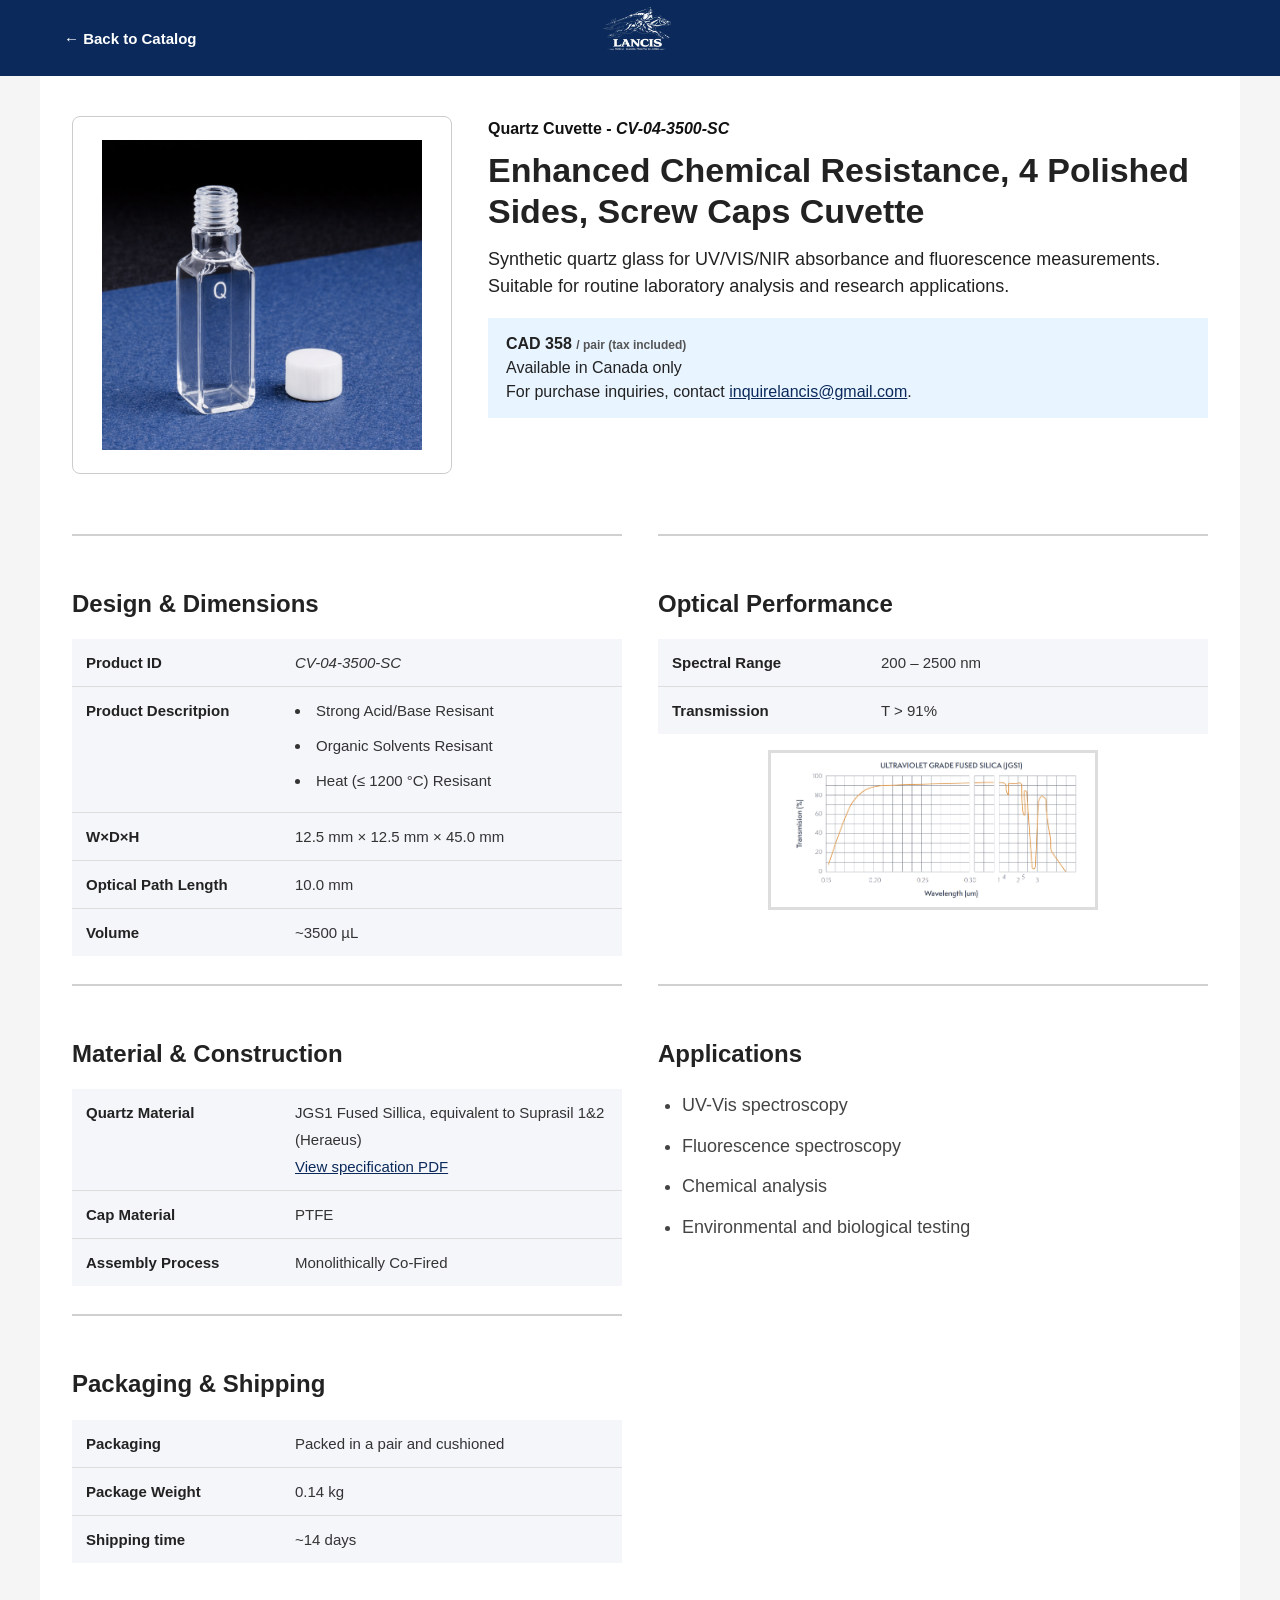
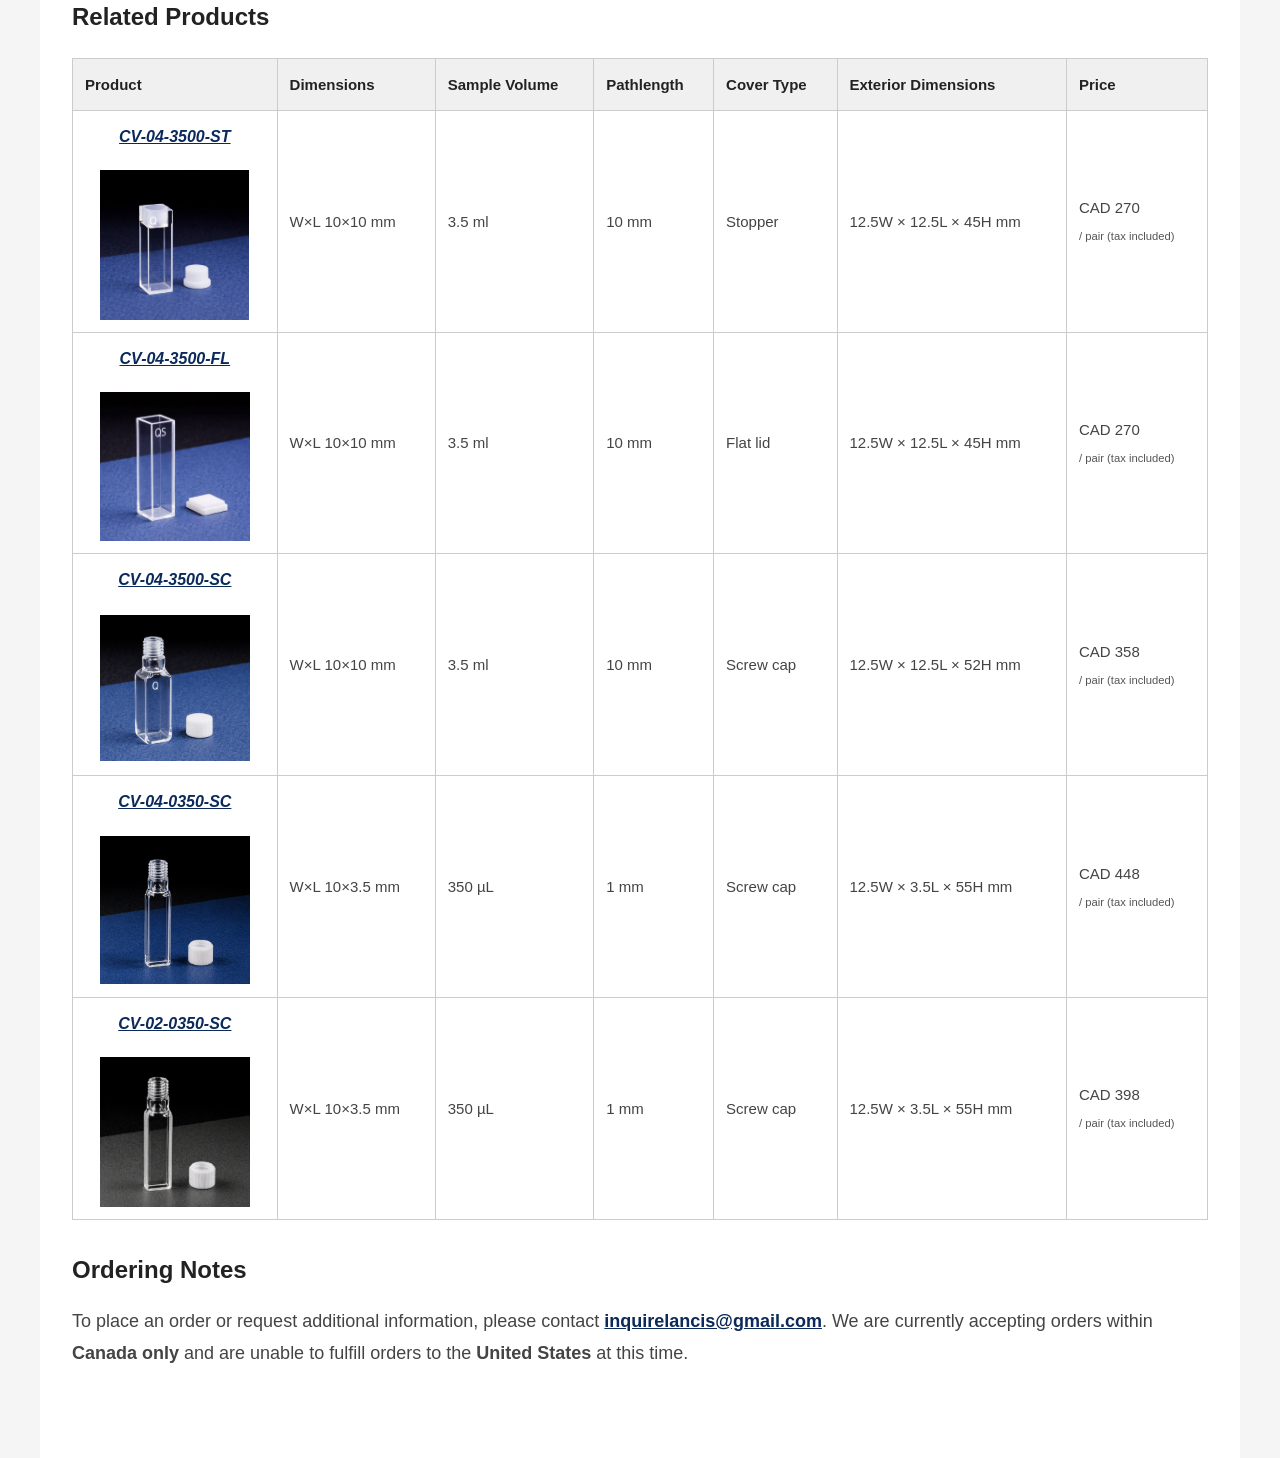
<file: index.html>
<!DOCTYPE html>
<html lang="en">
<head>
  <meta charset="UTF-8" />
  <meta name="viewport" content="width=device-width, initial-scale=1.0" />
  <title>Quartz Cuvette</title>
  <link rel="stylesheet" href="style.css" />
</head>
<body>
  <!-- Top Toolbar -->
  <div class="top-toolbar">
    <div class="toolbar-inner">
      <a href="catalog.html" class="toolbar-back-button">← Back to Catalog</a>

      <div class="toolbar-logo-wrap">
        <img src="logo.png" alt="Company Logo" class="toolbar-logo" />
      </div>
    </div>
  </div>

  <!-- Main Product Page -->
  <main class="product-page">

    <!-- Top Hero Section: Image Left, Text Right -->
    <section class="product-hero-row">
      <div class="product-image-box">
        <img src="CV-02-3500-SC.png" alt="Quartz Cuvette" class="product-main-image" />
      </div>

      <div class="product-summary">
        <div class="product-code">Quartz Cuvette - 	 <em>CV-04-3500-SC</em></div>

        <h1 class="title">Enhanced Chemical Resistance, 4 Polished Sides, Screw Caps Cuvette</h1>

        <p class="summary-text">
          Synthetic quartz glass for UV/VIS/NIR absorbance and fluorescence
          measurements. Suitable for routine laboratory analysis and research applications.
        </p>

        <div class="summary-info-box">
            <strong> CAD 358  <span class="price-sub">/ pair (tax included)</span></strong><br>
          Available in Canada only<br>
          For purchase inquiries, contact
          <a href="mailto:inquirelancis@gmail.com">inquirelancis@gmail.com</a>.
        </div>
      </div>
    </section>

    <!-- Full Width Product Details -->
    <section class="product-details">
      <div class="description">

        <div class="section-grid">

          <!-- Design & Dimensions -->
          <section class="info-section">
            <h2>Design &amp; Dimensions</h2>

            <table class="property-table">
              <tbody>
                <tr>
                  <th>Product ID</th>
                  <td> <em>CV-04-3500-SC</em> </td>
                </tr>
                <tr>
                  <th>Product Descritpion
                  </th>
                  <td>
                    <li>Strong Acid/Base Resisant</li>
                    <li>Organic Solvents Resisant</li>
                    <li>Heat (&le; 1200 &deg;C) Resisant</li>
                  </td>
                </tr>
                <tr>
                  <th>W&timesD&timesH</th>
                  <td>12.5 mm × 12.5 mm × 45.0 mm</td>
                </tr>
                <tr>
                  <th>Optical Path Length</th>
                  <td>10.0 mm</td>
                </tr>
                <tr>
                  <th>Volume</th>
                  <td>~3500 &microL</td>
                </tr>
              </tbody>
            </table>
          </section>

          <!-- Optical Performance -->
          <section class="info-section">
            <h2>Optical Performance</h2>

            <table class="property-table">
              <tbody>
                <tr>
                  <th>Spectral Range</th>
                  <td>200 – 2500 nm</td>
                </tr>
                <tr>
                  <th>Transmission</th>
                  <td>T &gt; 91%</td>
                </tr>
                
              </tbody>
            </table>
            <div class="optical-chart-box">
                <a href="#spectra-large" class="optical-chart-link">
                <img src="tmspectra.png" alt="Transmission spectrum for quartz cuvette" class="optical-chart-image" />
                </a>

                <div id="spectra-large" class="image-lightbox">
                <a href="#" class="lightbox-close">×</a>
                <img src="tmspectra.png" alt="Transmission spectrum for quartz cuvette" />
                </div>
            </div>
          </section>

          <!-- Material & Construction -->
          <section class="info-section">
            <h2>Material &amp; Construction</h2>

            <table class="property-table">
              <tbody>
                <tr>
                  <th>Quartz Material</th>
                  <td>JGS1 Fused Sillica, equivalent to Suprasil 1&2 (Heraeus) 
                    <br>
                        <a href="JGS1_spec.pdf" target="_blank" rel="noopener noreferrer">
                        View specification PDF
                  </td>
                </tr>
                <tr>
                    <th>Cap Material</th>
                    <td>PTFE</td>
                </tr>
                <tr>
                  <th>Assembly Process</th>
                  <td>Monolithically Co-Fired</td>
                </tr>
              </tbody>
            </table>
          </section>

          <!-- Applications -->
          <section class="info-section">
            <h2>Applications</h2>
           <ul>
                <li>UV-Vis spectroscopy</li>
                <li>Fluorescence spectroscopy</li>
                <li>Chemical analysis</li>
                <li>Environmental and biological testing</li>
            </ul>
          </section>

          <!-- Packaging -->
          <section class="info-section">
            <h2>Packaging & Shipping</h2>

            <table class="property-table">
              <tbody>
                <tr>
                  <th>Packaging</th>
                  <td>Packed in a pair and cushioned</td>
                  
                </tr>
                <tr>
                  <th>Package Weight</th>
                  <td>0.14 kg</td>
                  
                </tr>
                <tr>
                  <th>Shipping time</th>
                  <td>~14 days</td>
                </tr>
              </tbody>
            </table>
          </section>

        </div>

        <!-- Detailed Product Specifications Table -->
        <section class="table-section" id="table-section">
          <h2>Related Products</h2>

          <table class="info-table">
            <thead>
              <tr>
                <th>Product</th>
                <th>Dimensions</th>
                <th>Sample Volume</th>
                <th>Pathlength</th>
                <th>Cover Type</th>
                <th>Exterior Dimensions</th>
                <th>Price</th>
              </tr>
            </thead>

            <tbody>
            <tr>
              <td>
                <div class="table-product-cell">
                  <a href="CV-04-3500-ST.html" class="product-code product-link">
                    <em>CV-04-3500-ST</em>
                  </a>
                  <img src="CV-04-3500-ST.png" alt="Stopper cuvette" class="table-product-image" />
                </div>
              </td>
              <td>W×L 10×10 mm</td>
              <td>3.5 ml</td>
              <td>10 mm</td>
              <td>Stopper</td>
              <td>12.5W × 12.5L × 45H mm</td>
              <td>
                CAD 270<br>
                <span class="price-sub">/ pair (tax included)</span>
              </td>
            </tr>

            <tr>
              <td>
                <div class="table-product-cell">
                  <a href="CV-04-3500-FL.html" class="product-code product-link">
                    <em>CV-04-3500-FL</em>
                  </a>
                  <img src="CV-04-3500-FL.png" alt="Flat lid cuvette" class="table-product-image" />
                </div>
              </td>
              <td>W×L 10×10 mm</td>
              <td>3.5 ml</td>
              <td>10 mm</td>
              <td>Flat lid</td>
              <td>12.5W × 12.5L × 45H mm</td>
              <td>
                CAD 270<br>
                <span class="price-sub">/ pair (tax included)</span>
              </td>
            </tr>

            <tr>
              <td>
                <div class="table-product-cell">
                  <a href="CV-04-3500-SC.html" class="product-code product-link">
                    <em>CV-04-3500-SC</em>
                  </a>
                  <img src="CV-02-3500-SC.png" alt="Screw cap cuvette" class="table-product-image" />
                </div>
              </td>
              <td>W×L 10×10 mm</td>
              <td>3.5 ml</td>
              <td>10 mm</td>
              <td>Screw cap</td>
              <td>12.5W × 12.5L × 52H mm</td>
              <td>
                CAD 358<br>
                <span class="price-sub">/ pair (tax included)</span>
              </td>
            </tr>

            <tr>
              <td>
                <div class="table-product-cell">
                  <a href="CV-04-0350-SC.html" class="product-code product-link">
                    <em>CV-04-0350-SC</em>
                  </a>
                  <img src="CV-04-0350-SC.png" alt="Screw cap cuvette" class="table-product-image" />
                </div>
              </td>
              <td>W&times;L 10&times;3.5 mm</td>
              <td>350 &micro;L</td>
              <td>1 mm</td>
              <td>Screw cap</td>
              <td>12.5W &times; 3.5L &times; 55H mm</td>
              <td>
                CAD 448<br>
                <span class="price-sub">/ pair (tax included)</span>
              </td>
            </tr>

            <tr>
              <td>
                <div class="table-product-cell">
                  <a href="CV-02-0350-SC.html" class="product-code product-link">
                    <em>CV-02-0350-SC</em>
                  </a>
                  <img src="CV-02-0350-SC.png" alt="Screw cap cuvette" class="table-product-image" />
                </div>
              </td>
              <td>W&times;L 10&times;3.5 mm</td>
              <td>350 &micro;L</td>
              <td>1 mm</td>
              <td>Screw cap</td>
              <td>12.5W &times; 3.5L &times; 55H mm</td>
              <td>
                CAD 398<br>
                <span class="price-sub">/ pair (tax included)</span>
              </td>
            </tr>
            </tbody>
          </table>
        </section>

        <!-- Ordering Notes -->
        <section class="ordering-section">
          <h2>Ordering Notes</h2>
          <p>
            To place an order or request additional information, please contact
            <a href="mailto:inquirelancis@gmail.com"><strong>inquirelancis@gmail.com</strong></a>.
            We are currently accepting orders within <strong>Canada only</strong> and are unable
            to fulfill orders to the <strong>United States</strong> at this time.
          </p>
        </section>

      </div>
    </section>
  </main>
</body>
</html>
</file>
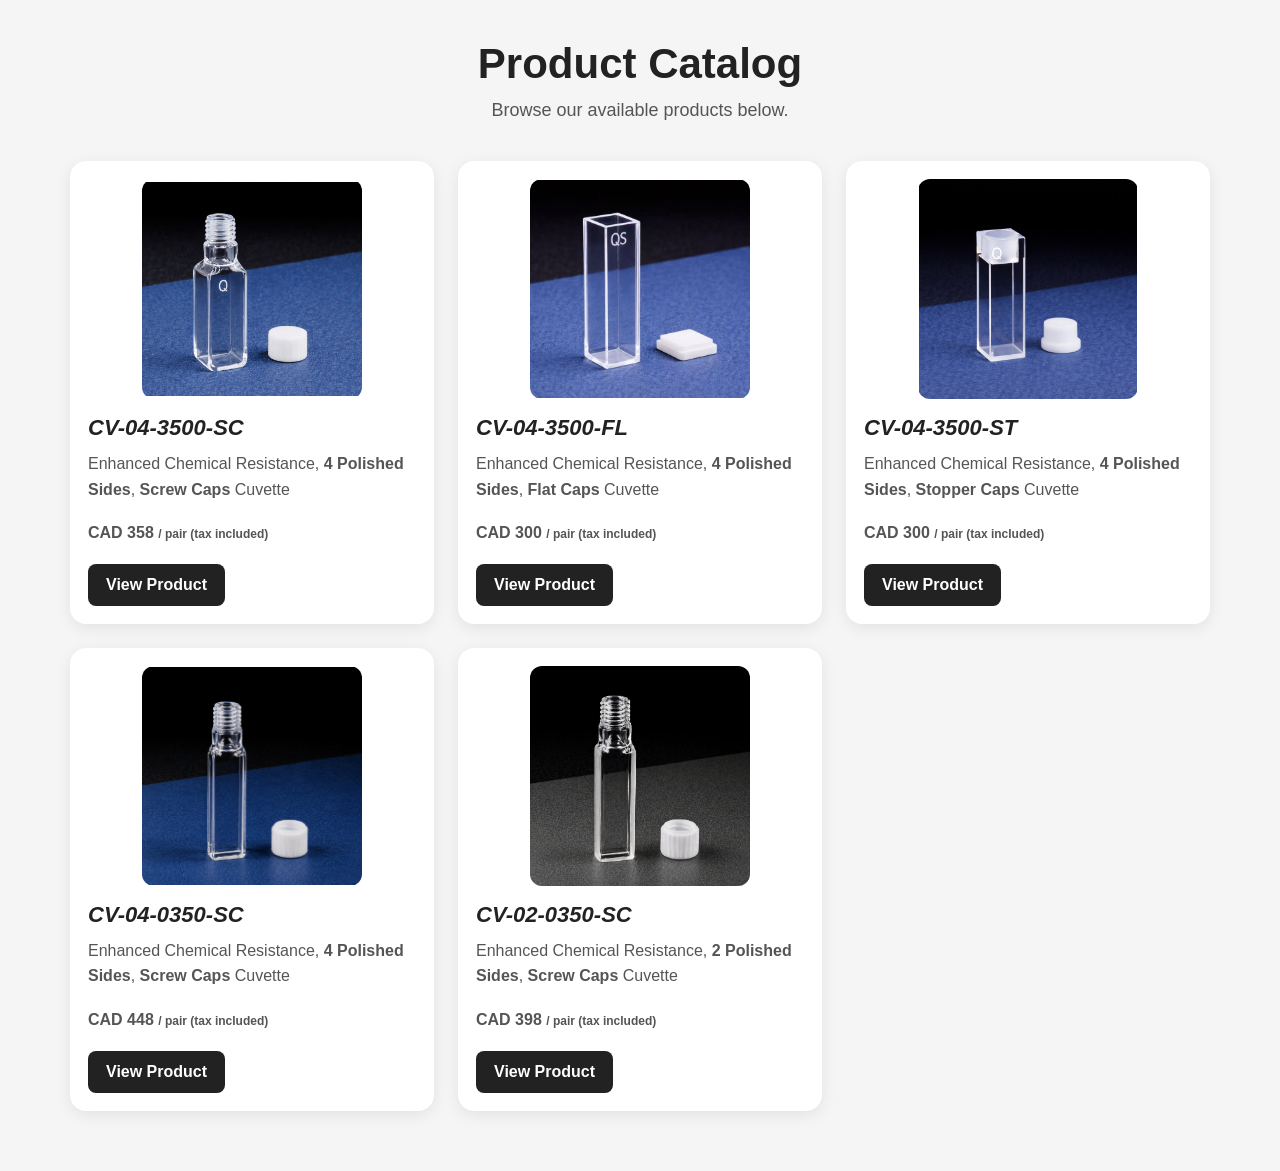
<file: catalog.html>
<!DOCTYPE html>
<html lang="en">
<head>
  <meta charset="UTF-8" />
  <meta name="viewport" content="width=device-width, initial-scale=1.0" />
  <title>Product Catalog</title>
  <link rel="stylesheet" href="style.css" />
</head>
<body>
  <div class="catalog-page">
    <header class="catalog-header">
      <h1>Product Catalog</h1>
      <p>Browse our available products below.</p>
    </header>

    <main class="catalog-grid">
      <div class="catalog-card">
        <img src="CV-02-3500-SC.png" alt="Product 1">
        <h2><em>CV-04-3500-SC</em></h2>
        <p>Enhanced Chemical Resistance, <strong>4 Polished Sides</strong>, <strong>Screw Caps</strong> Cuvette</p>
        <p><strong> CAD 358  <span class="price-sub">/ pair (tax included)</span></strong></p>
        <a href="CV-04-3500-SC.html" class="catalog-button">View Product</a>
      </div>

      <div class="catalog-card">
        <img src="CV-04-3500-FL.png" alt="Product 2">
        <h2><em>CV-04-3500-FL</em></h2>
        <p>Enhanced Chemical Resistance, <strong>4 Polished Sides</strong>, <strong>Flat Caps</strong> Cuvette</p>
        <p><strong> CAD 300  <span class="price-sub">/ pair (tax included)</span></strong></p>
        <a href="CV-04-3500-FL.html" class="catalog-button">View Product</a>
      </div>

      <div class="catalog-card">
        <img src="CV-04-3500-ST.png" alt="Product 2">
        <h2><em>CV-04-3500-ST</em></h2>
        <p>Enhanced Chemical Resistance, <strong>4 Polished Sides</strong>, <strong>Stopper Caps</strong> Cuvette</p>
        <p><strong> CAD 300  <span class="price-sub">/ pair (tax included)</span></strong></p>
        <a href="CV-04-3500-ST.html" class="catalog-button">View Product</a>
      </div>

      <div class="catalog-card">
        <img src="CV-04-0350-SC.png" alt="CV-04-0350-SC">
        <h2><em>CV-04-0350-SC</em></h2>
        <p>Enhanced Chemical Resistance, <strong>4 Polished Sides</strong>, <strong>Screw Caps</strong> Cuvette</p>
        <p><strong> CAD 448  <span class="price-sub">/ pair (tax included)</span></strong></p>
        <a href="CV-04-0350-SC.html" class="catalog-button">View Product</a>
      </div>

      <div class="catalog-card">
        <img src="CV-02-0350-SC.png" alt="CV-02-0350-SC">
        <h2><em>CV-02-0350-SC</em></h2>
        <p>Enhanced Chemical Resistance, <strong>2 Polished Sides</strong>, <strong>Screw Caps</strong> Cuvette</p>
        <p><strong> CAD 398  <span class="price-sub">/ pair (tax included)</span></strong></p>
        <a href="CV-02-0350-SC.html" class="catalog-button">View Product</a>
      </div>
    </main>
  </div>
</body>
</html>
</file>
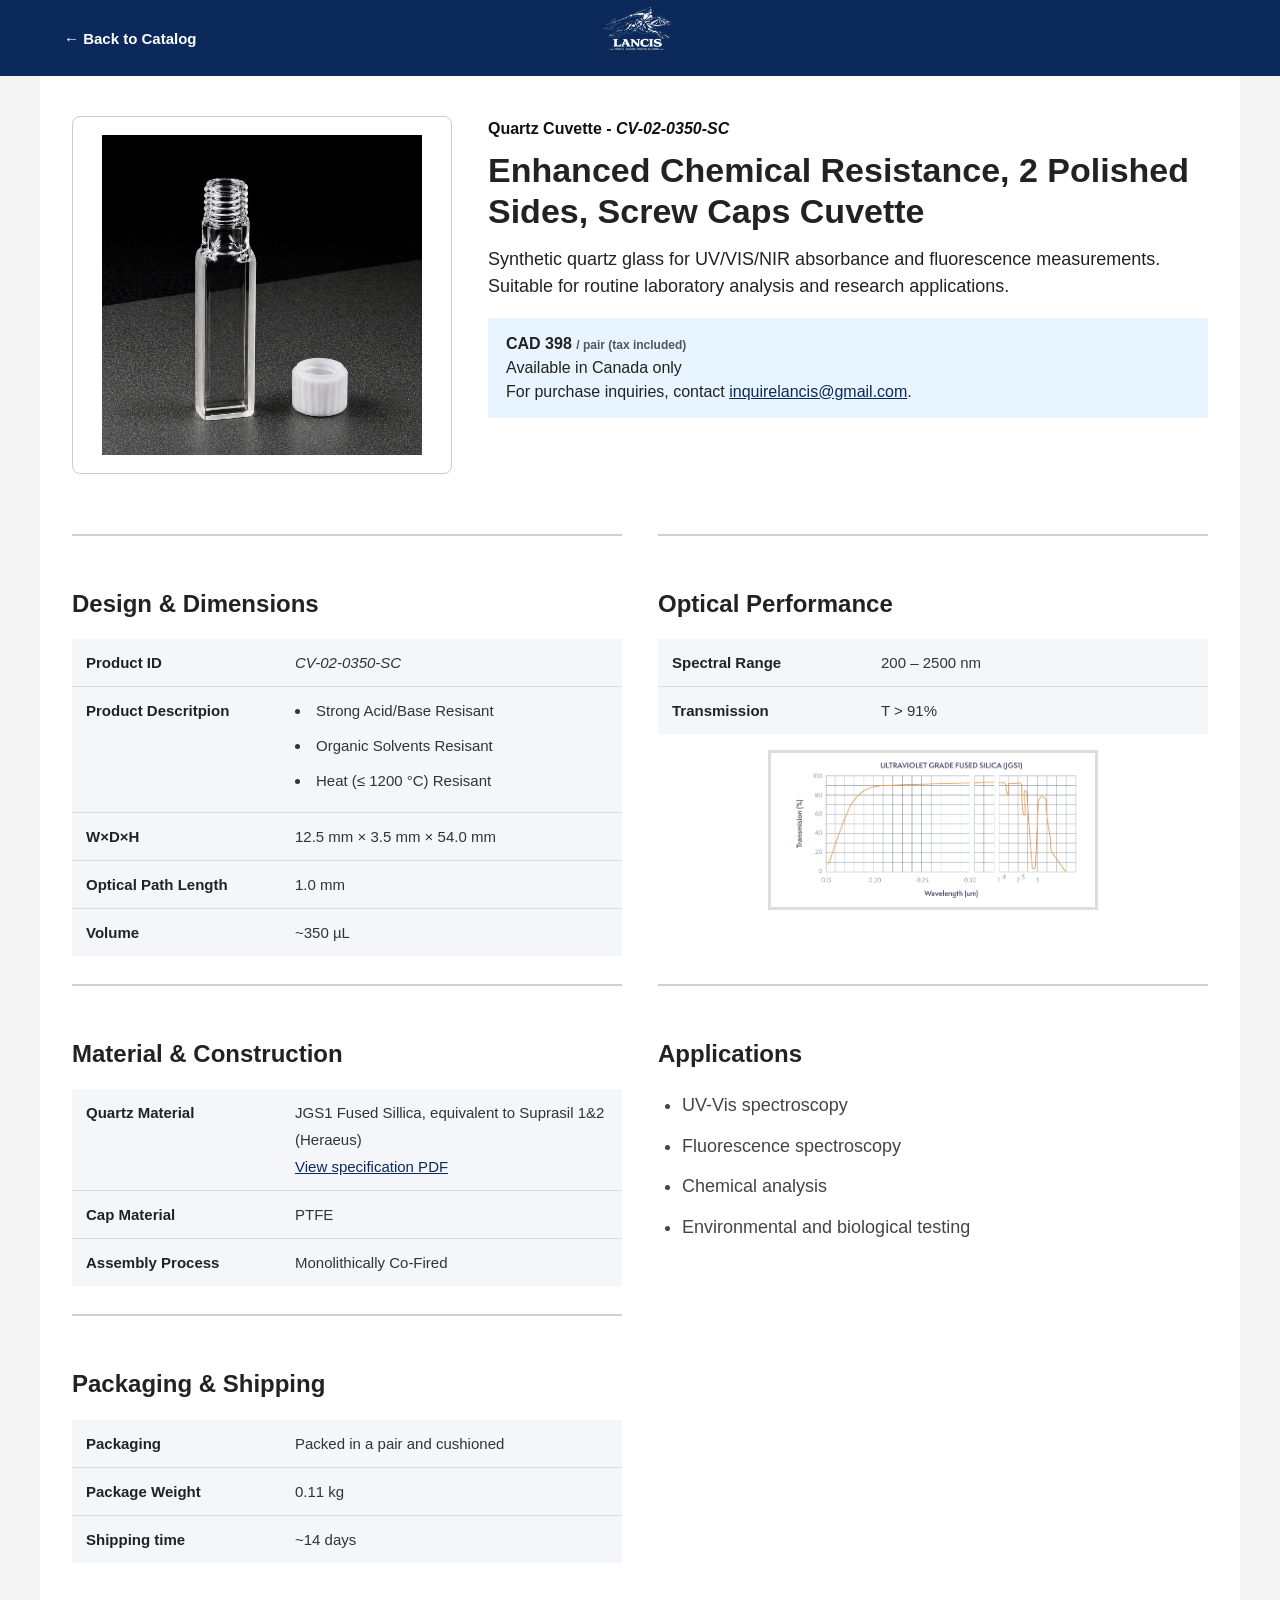
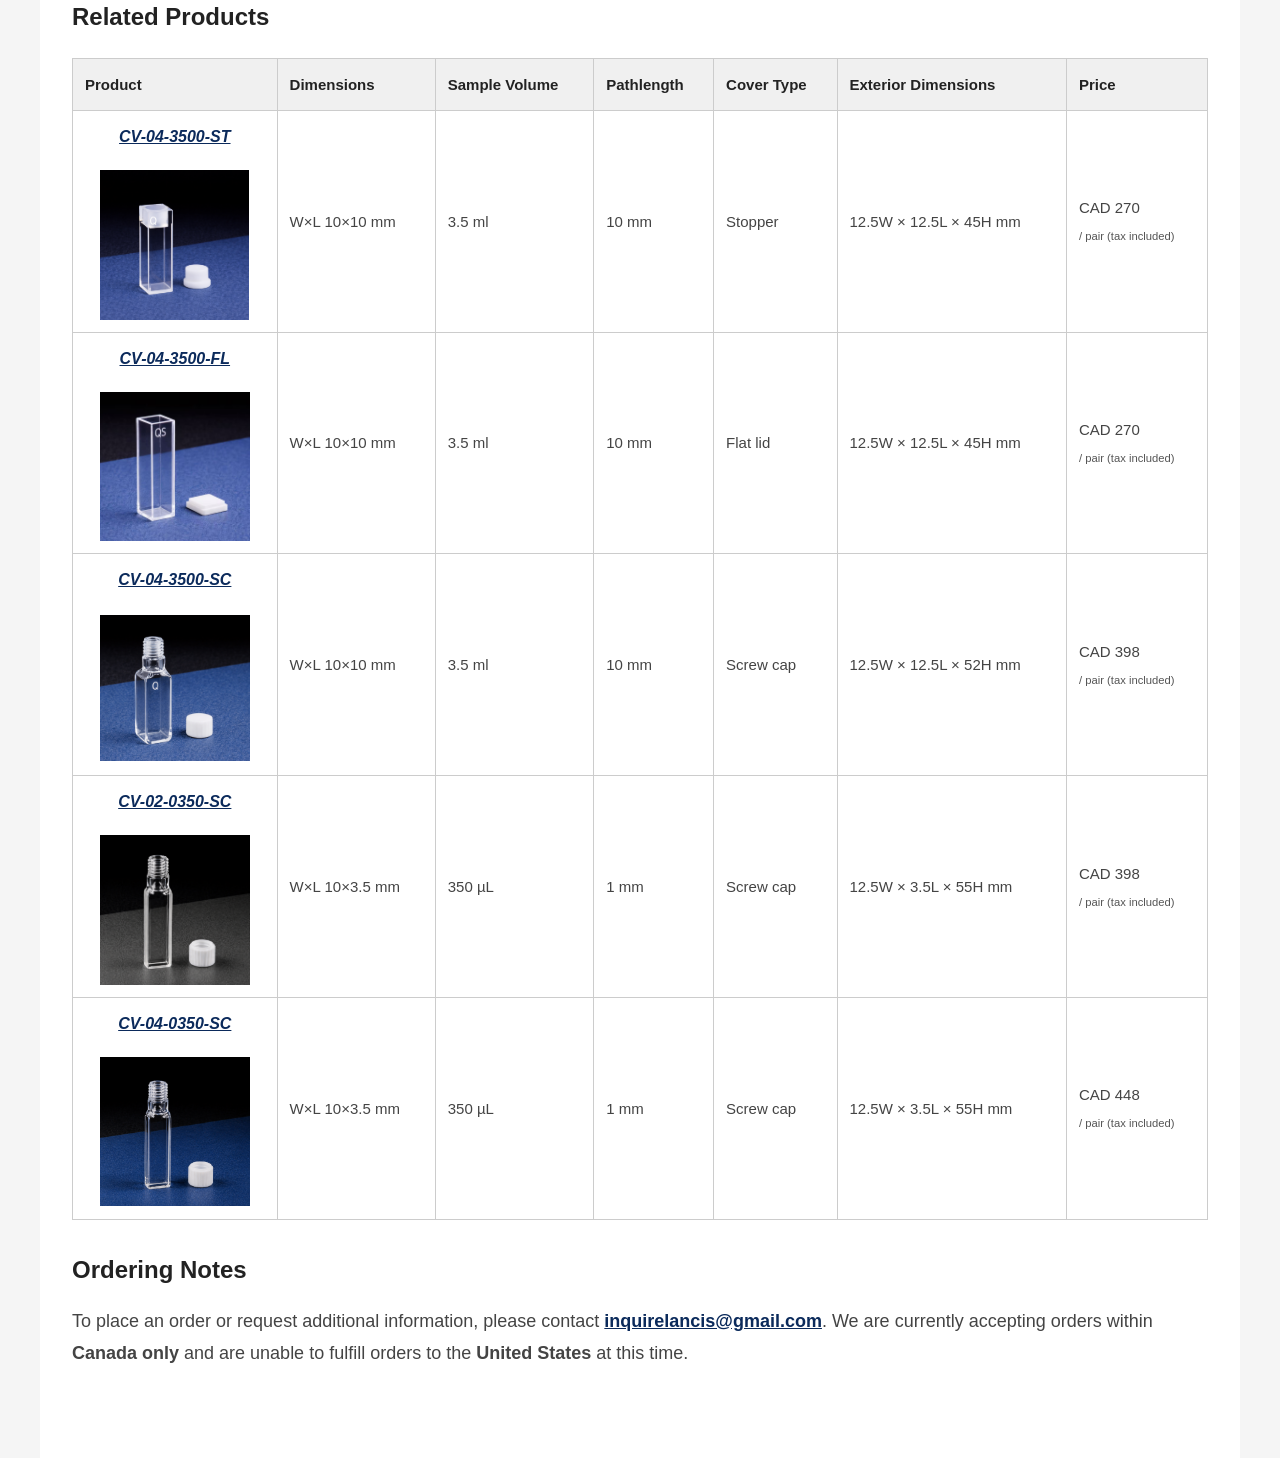
<file: CV-02-0350-SC.html>
<!DOCTYPE html>
<html lang="en">
<head>
  <meta charset="UTF-8" />
  <meta name="viewport" content="width=device-width, initial-scale=1.0" />
  <title>Quartz Cuvette</title>
  <link rel="stylesheet" href="style.css" />
</head>
<body>
  <!-- Top Toolbar -->
  <div class="top-toolbar">
    <div class="toolbar-inner">
      <a href="catalog.html" class="toolbar-back-button">&larr; Back to Catalog</a>

      <div class="toolbar-logo-wrap">
        <img src="logo.png" alt="Company Logo" class="toolbar-logo" />
      </div>
    </div>
  </div>

  <!-- Main Product Page -->
  <main class="product-page">

    <!-- Top Hero Section: Image Left, Text Right -->
    <section class="product-hero-row">
      <div class="product-image-box">
        <img src="CV-02-0350-SC.png" alt="Quartz Cuvette" class="product-main-image" />
      </div>

      <div class="product-summary">
        <div class="product-code">Quartz Cuvette - 	 <em>CV-02-0350-SC</em></div>

        <h1 class="title">Enhanced Chemical Resistance, 2 Polished Sides, Screw Caps Cuvette</h1>

        <p class="summary-text">
          Synthetic quartz glass for UV/VIS/NIR absorbance and fluorescence
          measurements. Suitable for routine laboratory analysis and research applications.
        </p>

        <div class="summary-info-box">
            <strong> CAD 398  <span class="price-sub">/ pair (tax included)</span></strong><br>
          Available in Canada only<br>
          For purchase inquiries, contact
          <a href="mailto:inquirelancis@gmail.com">inquirelancis@gmail.com</a>.
        </div>
      </div>
    </section>

    <!-- Full Width Product Details -->
    <section class="product-details">
      <div class="description">

        <div class="section-grid">

          <!-- Design & Dimensions -->
          <section class="info-section">
            <h2>Design &amp; Dimensions</h2>

            <table class="property-table">
              <tbody>
                <tr>
                  <th>Product ID</th>
                  <td> <em>CV-02-0350-SC</em> </td>
                </tr>
                <tr>
                  <th>Product Descritpion
                  </th>
                  <td>
                    <li>Strong Acid/Base Resisant</li>
                    <li>Organic Solvents Resisant</li>
                    <li>Heat (&le; 1200 &deg;C) Resisant</li>
                  </td>
                </tr>
                <tr>
                  <th>W&timesD&timesH</th>
                  <td>12.5 mm &times; 3.5 mm &times; 54.0 mm</td>
                </tr>
                <tr>
                  <th>Optical Path Length</th>
                  <td>1.0 mm</td>
                </tr>
                <tr>
                  <th>Volume</th>
                  <td>~350 &microL</td>
                </tr>
              </tbody>
            </table>
          </section>

          <!-- Optical Performance -->
          <section class="info-section">
            <h2>Optical Performance</h2>

            <table class="property-table">
              <tbody>
                <tr>
                  <th>Spectral Range</th>
                  <td>200 &ndash; 2500 nm</td>
                </tr>
                <tr>
                  <th>Transmission</th>
                  <td>T &gt; 91%</td>
                </tr>
                
              </tbody>
            </table>
            <div class="optical-chart-box">
                <a href="#spectra-large" class="optical-chart-link">
                <img src="tmspectra.png" alt="Transmission spectrum for quartz cuvette" class="optical-chart-image" />
                </a>

                <div id="spectra-large" class="image-lightbox">
                <a href="#" class="lightbox-close">&times;</a>
                <img src="tmspectra.png" alt="Transmission spectrum for quartz cuvette" />
                </div>
            </div>
          </section>

          <!-- Material & Construction -->
          <section class="info-section">
            <h2>Material &amp; Construction</h2>

            <table class="property-table">
              <tbody>
                <tr>
                  <th>Quartz Material</th>
                  <td>JGS1 Fused Sillica, equivalent to Suprasil 1&2 (Heraeus) 
                    <br>
                        <a href="JGS1_spec.pdf" target="_blank" rel="noopener noreferrer">
                        View specification PDF
                  </td>
                </tr>
                <tr>
                    <th>Cap Material</th>
                    <td>PTFE</td>
                </tr>
                <tr>
                  <th>Assembly Process</th>
                  <td>Monolithically Co-Fired</td>
                </tr>
              </tbody>
            </table>
          </section>

          <!-- Applications -->
          <section class="info-section">
            <h2>Applications</h2>
           <ul>
                <li>UV-Vis spectroscopy</li>
                <li>Fluorescence spectroscopy</li>
                <li>Chemical analysis</li>
                <li>Environmental and biological testing</li>
            </ul>
          </section>
          

          <!-- Packaging -->
          <section class="info-section">
            <h2>Packaging & Shipping</h2>

            <table class="property-table">
              <tbody>
                <tr>
                  <th>Packaging</th>
                  <td>Packed in a pair and cushioned</td>
                  
                </tr>
                <tr>
                  <th>Package Weight</th>
                  <td>0.11 kg</td>
                  
                </tr>
                <tr>
                  <th>Shipping time</th>
                  <td>~14 days</td>
                </tr>
              </tbody>
            </table>
          </section>

        </div>

        <!-- Detailed Product Specifications Table -->
        <section class="table-section" id="table-section">
          <h2>Related Products</h2>

          <table class="info-table">
            <thead>
              <tr>
                <th>Product</th>
                <th>Dimensions</th>
                <th>Sample Volume</th>
                <th>Pathlength</th>
                <th>Cover Type</th>
                <th>Exterior Dimensions</th>
                <th>Price</th>
              </tr>
            </thead>

            <tbody>
            <tr>
              <td>
                <div class="table-product-cell">
                  <a href="CV-04-3500-ST.html" class="product-code product-link">
                    <em>CV-04-3500-ST</em>
                  </a>
                  <img src="CV-04-3500-ST.png" alt="Stopper cuvette" class="table-product-image" />
                </div>
              </td>
              <td>W&times;L 10&times;10 mm</td>
              <td>3.5 ml</td>
              <td>10 mm</td>
              <td>Stopper</td>
              <td>12.5W &times; 12.5L &times; 45H mm</td>
              <td>
                CAD 270<br>
                <span class="price-sub">/ pair (tax included)</span>
              </td>
            </tr>

            <tr>
              <td>
                <div class="table-product-cell">
                  <a href="CV-04-3500-FL.html" class="product-code product-link">
                    <em>CV-04-3500-FL</em>
                  </a>
                  <img src="CV-04-3500-FL.png" alt="Flat lid cuvette" class="table-product-image" />
                </div>
              </td>
              <td>W&times;L 10&times;10 mm</td>
              <td>3.5 ml</td>
              <td>10 mm</td>
              <td>Flat lid</td>
              <td>12.5W &times; 12.5L &times; 45H mm</td>
              <td>
                CAD 270<br>
                <span class="price-sub">/ pair (tax included)</span>
              </td>
            </tr>

            <tr>
              <td>
                <div class="table-product-cell">
                  <a href="CV-04-3500-SC.html" class="product-code product-link">
                    <em>CV-04-3500-SC</em>
                  </a>
                  <img src="CV-02-3500-SC.png" alt="Screw cap cuvette" class="table-product-image" />
                </div>
              </td>
              <td>W&times;L 10&times;10 mm</td>
              <td>3.5 ml</td>
              <td>10 mm</td>
              <td>Screw cap</td>
              <td>12.5W &times; 12.5L &times; 52H mm</td>
              <td>
                CAD 398<br>
                <span class="price-sub">/ pair (tax included)</span>
              </td>
            </tr>

            <tr>
              <td>
                <div class="table-product-cell">
                  <a href="CV-02-0350-SC.html" class="product-code product-link">
                    <em>CV-02-0350-SC</em>
                  </a>
                  <img src="CV-02-0350-SC.png" alt="Screw cap cuvette" class="table-product-image" />
                </div>
              </td>
              <td>W&times;L 10&times;3.5 mm</td>
              <td>350 &micro;L</td>
              <td>1 mm</td>
              <td>Screw cap</td>
              <td>12.5W &times; 3.5L &times; 55H mm</td>
              <td>
                CAD 398<br>
                <span class="price-sub">/ pair (tax included)</span>
              </td>
            </tr>

            <tr>
              <td>
                <div class="table-product-cell">
                  <a href="CV-04-0350-SC.html" class="product-code product-link">
                    <em>CV-04-0350-SC</em>
                  </a>
                  <img src="CV-04-0350-SC.png" alt="Screw cap cuvette" class="table-product-image" />
                </div>
              </td>
              <td>W&times;L 10&times;3.5 mm</td>
              <td>350 &micro;L</td>
              <td>1 mm</td>
              <td>Screw cap</td>
              <td>12.5W &times; 3.5L &times; 55H mm</td>
              <td>
                CAD 448<br>
                <span class="price-sub">/ pair (tax included)</span>
              </td>
            </tr>
            </tbody>
          </table>
        </section>

        <!-- Ordering Notes -->
        <section class="ordering-section">
          <h2>Ordering Notes</h2>
          <p>
            To place an order or request additional information, please contact
            <a href="mailto:inquirelancis@gmail.com"><strong>inquirelancis@gmail.com</strong></a>.
            We are currently accepting orders within <strong>Canada only</strong> and are unable
            to fulfill orders to the <strong>United States</strong> at this time.
          </p>
        </section>

      </div>
    </section>
  </main>
</body>
</html>
</file>
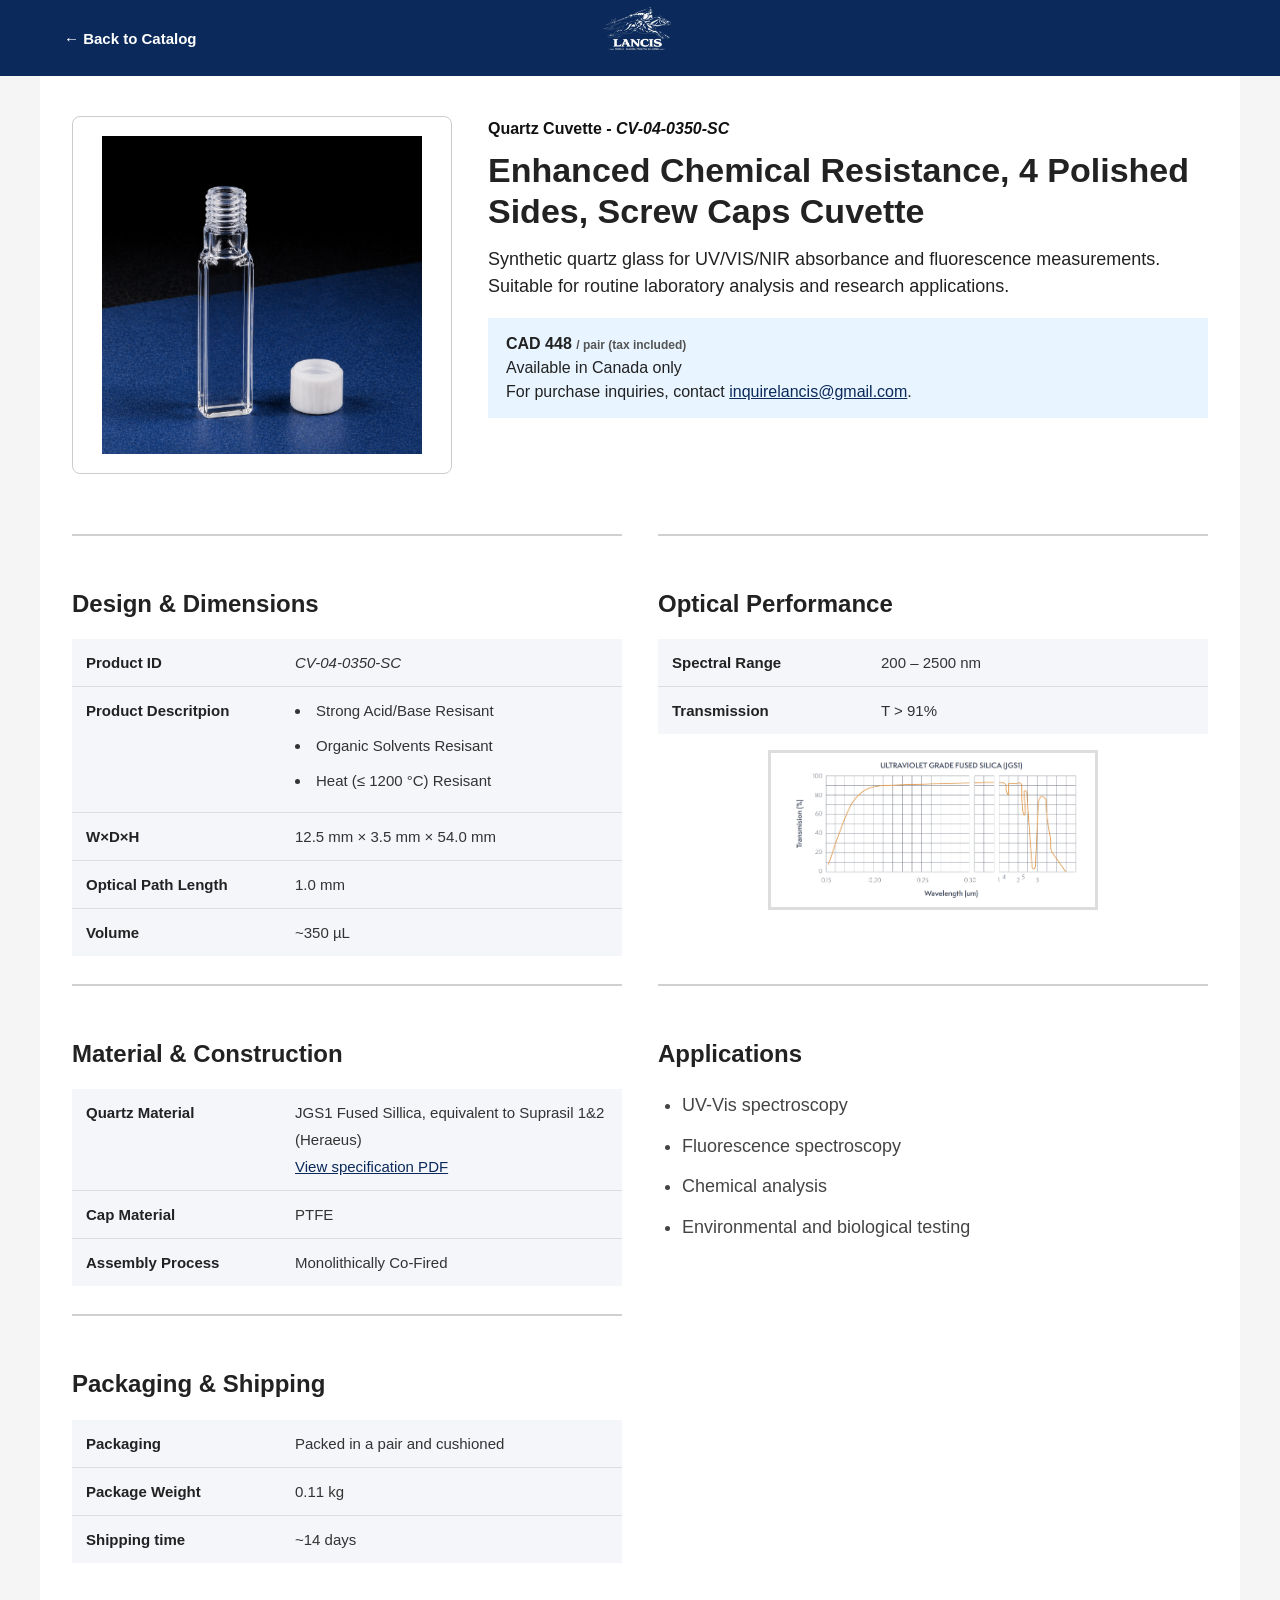
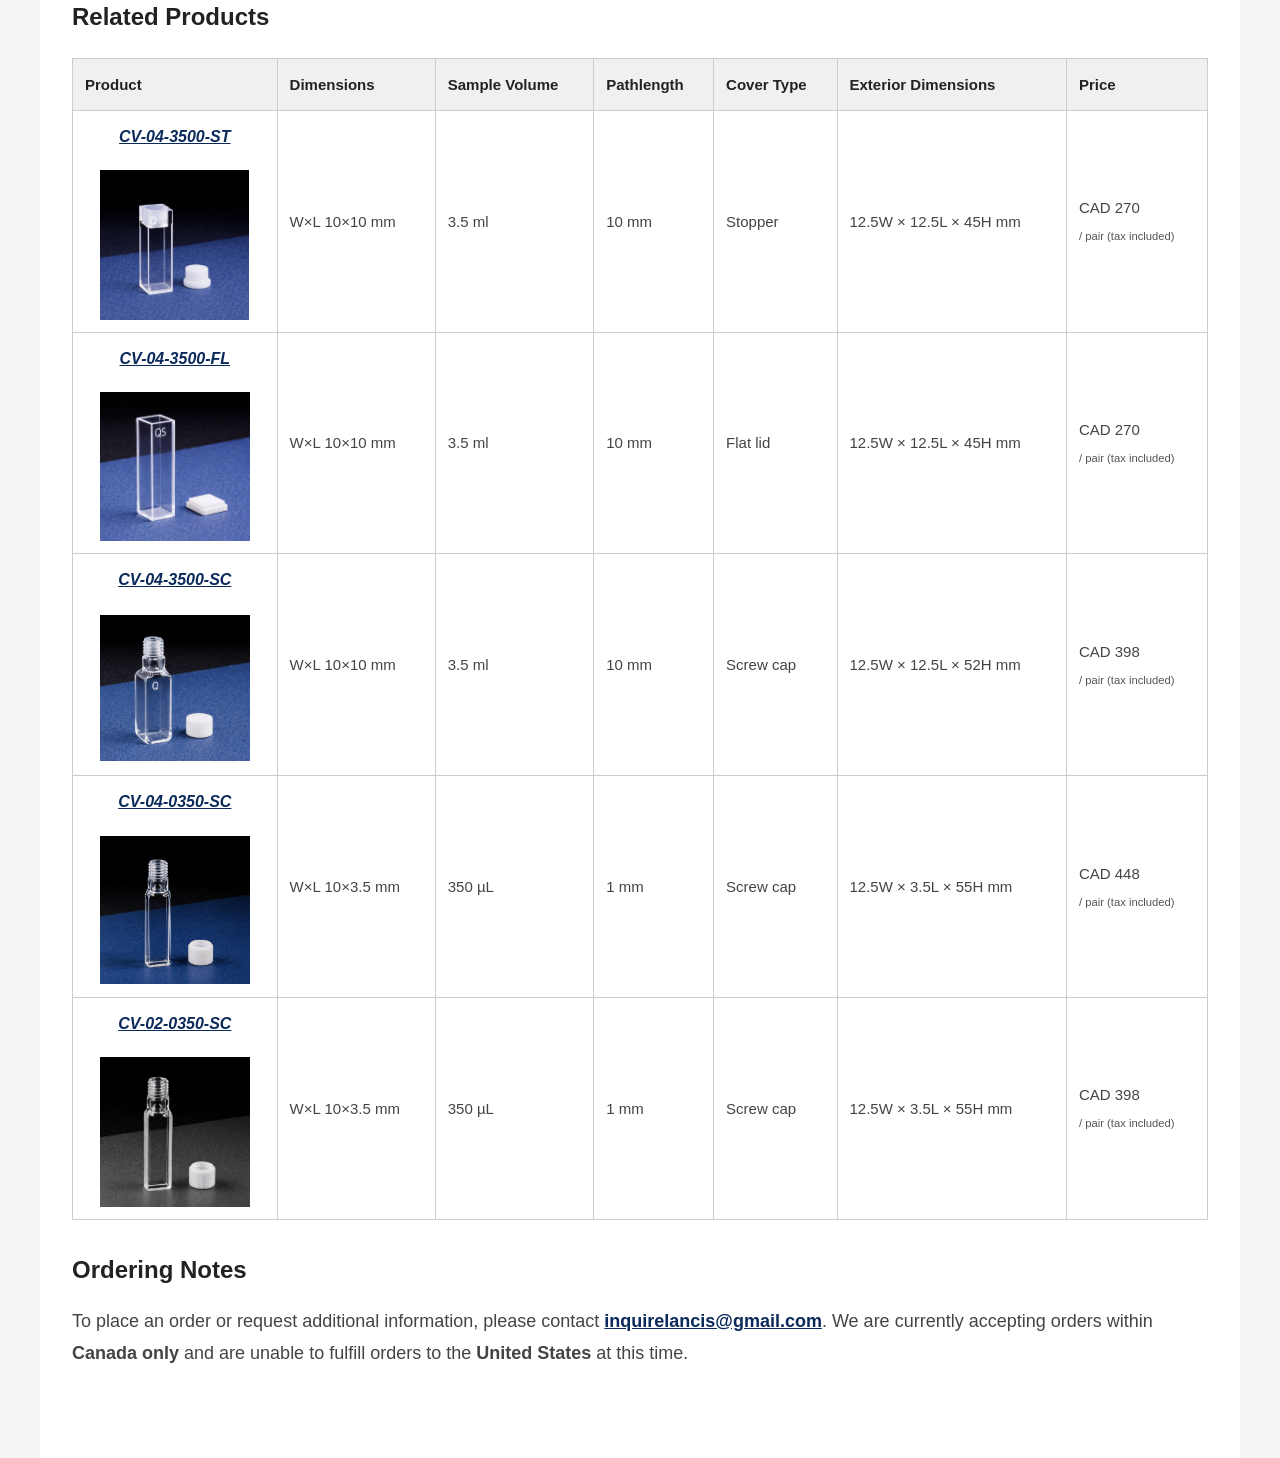
<file: CV-04-0350-SC.html>
<!DOCTYPE html>
<html lang="en">
<head>
  <meta charset="UTF-8" />
  <meta name="viewport" content="width=device-width, initial-scale=1.0" />
  <title>Quartz Cuvette</title>
  <link rel="stylesheet" href="style.css" />
</head>
<body>
  <!-- Top Toolbar -->
  <div class="top-toolbar">
    <div class="toolbar-inner">
      <a href="catalog.html" class="toolbar-back-button">← Back to Catalog</a>

      <div class="toolbar-logo-wrap">
        <img src="logo.png" alt="Company Logo" class="toolbar-logo" />
      </div>
    </div>
  </div>

  <!-- Main Product Page -->
  <main class="product-page">

    <!-- Top Hero Section: Image Left, Text Right -->
    <section class="product-hero-row">
      <div class="product-image-box">
        <img src="CV-04-0350-SC.png" alt="Quartz Cuvette" class="product-main-image" />
      </div>

      <div class="product-summary">
        <div class="product-code">Quartz Cuvette - 	 <em>CV-04-0350-SC</em></div>

        <h1 class="title">Enhanced Chemical Resistance, 4 Polished Sides, Screw Caps Cuvette</h1>

        <p class="summary-text">
          Synthetic quartz glass for UV/VIS/NIR absorbance and fluorescence
          measurements. Suitable for routine laboratory analysis and research applications.
        </p>

        <div class="summary-info-box">
            <strong> CAD 448  <span class="price-sub">/ pair (tax included)</span></strong><br>
          Available in Canada only<br>
          For purchase inquiries, contact
          <a href="mailto:inquirelancis@gmail.com">inquirelancis@gmail.com</a>.
        </div>
      </div>
    </section>

    <!-- Full Width Product Details -->
    <section class="product-details">
      <div class="description">

        <div class="section-grid">

          <!-- Design & Dimensions -->
          <section class="info-section">
            <h2>Design &amp; Dimensions</h2>

            <table class="property-table">
              <tbody>
                <tr>
                  <th>Product ID</th>
                  <td> <em>CV-04-0350-SC</em> </td>
                </tr>
                <tr>
                  <th>Product Descritpion
                  </th>
                  <td>
                    <li>Strong Acid/Base Resisant</li>
                    <li>Organic Solvents Resisant</li>
                    <li>Heat (&le; 1200 &deg;C) Resisant</li>
                  </td>
                </tr>
                <tr>
                  <th>W&timesD&timesH</th>
                  <td>12.5 mm × 3.5 mm × 54.0 mm</td>
                </tr>
                <tr>
                  <th>Optical Path Length</th>
                  <td>1.0 mm</td>
                </tr>
                <tr>
                  <th>Volume</th>
                  <td>~350 &microL</td>
                </tr>
              </tbody>
            </table>
          </section>

          <!-- Optical Performance -->
          <section class="info-section">
            <h2>Optical Performance</h2>

            <table class="property-table">
              <tbody>
                <tr>
                  <th>Spectral Range</th>
                  <td>200 – 2500 nm</td>
                </tr>
                <tr>
                  <th>Transmission</th>
                  <td>T &gt; 91%</td>
                </tr>
                
              </tbody>
            </table>
            <div class="optical-chart-box">
                <a href="#spectra-large" class="optical-chart-link">
                <img src="tmspectra.png" alt="Transmission spectrum for quartz cuvette" class="optical-chart-image" />
                </a>

                <div id="spectra-large" class="image-lightbox">
                <a href="#" class="lightbox-close">×</a>
                <img src="tmspectra.png" alt="Transmission spectrum for quartz cuvette" />
                </div>
            </div>
          </section>

          <!-- Material & Construction -->
          <section class="info-section">
            <h2>Material &amp; Construction</h2>

            <table class="property-table">
              <tbody>
                <tr>
                  <th>Quartz Material</th>
                  <td>JGS1 Fused Sillica, equivalent to Suprasil 1&2 (Heraeus) 
                    <br>
                        <a href="JGS1_spec.pdf" target="_blank" rel="noopener noreferrer">
                        View specification PDF
                  </td>
                </tr>
                <tr>
                    <th>Cap Material</th>
                    <td>PTFE</td>
                </tr>
                <tr>
                  <th>Assembly Process</th>
                  <td>Monolithically Co-Fired</td>
                </tr>
              </tbody>
            </table>
          </section>

          <!-- Applications -->
          <section class="info-section">
            <h2>Applications</h2>
           <ul>
                <li>UV-Vis spectroscopy</li>
                <li>Fluorescence spectroscopy</li>
                <li>Chemical analysis</li>
                <li>Environmental and biological testing</li>
            </ul>
          </section>
          

          <!-- Packaging -->
          <section class="info-section">
            <h2>Packaging & Shipping</h2>

            <table class="property-table">
              <tbody>
                <tr>
                  <th>Packaging</th>
                  <td>Packed in a pair and cushioned</td>
                  
                </tr>
                <tr>
                  <th>Package Weight</th>
                  <td>0.11 kg</td>
                  
                </tr>
                <tr>
                  <th>Shipping time</th>
                  <td>~14 days</td>
                </tr>
              </tbody>
            </table>
          </section>

        </div>

        <!-- Detailed Product Specifications Table -->
        <section class="table-section" id="table-section">
          <h2>Related Products</h2>

          <table class="info-table">
            <thead>
              <tr>
                <th>Product</th>
                <th>Dimensions</th>
                <th>Sample Volume</th>
                <th>Pathlength</th>
                <th>Cover Type</th>
                <th>Exterior Dimensions</th>
                <th>Price</th>
              </tr>
            </thead>

            <tbody>
            <tr>
              <td>
                <div class="table-product-cell">
                  <a href="CV-04-3500-ST.html" class="product-code product-link">
                    <em>CV-04-3500-ST</em>
                  </a>
                  <img src="CV-04-3500-ST.png" alt="Stopper cuvette" class="table-product-image" />
                </div>
              </td>
              <td>W×L 10×10 mm</td>
              <td>3.5 ml</td>
              <td>10 mm</td>
              <td>Stopper</td>
              <td>12.5W × 12.5L × 45H mm</td>
              <td>
                CAD 270<br>
                <span class="price-sub">/ pair (tax included)</span>
              </td>
            </tr>

            <tr>
              <td>
                <div class="table-product-cell">
                  <a href="CV-04-3500-FL.html" class="product-code product-link">
                    <em>CV-04-3500-FL</em>
                  </a>
                  <img src="CV-04-3500-FL.png" alt="Flat lid cuvette" class="table-product-image" />
                </div>
              </td>
              <td>W×L 10×10 mm</td>
              <td>3.5 ml</td>
              <td>10 mm</td>
              <td>Flat lid</td>
              <td>12.5W × 12.5L × 45H mm</td>
              <td>
                CAD 270<br>
                <span class="price-sub">/ pair (tax included)</span>
              </td>
            </tr>

            <tr>
              <td>
                <div class="table-product-cell">
                  <a href="CV-04-3500-SC.html" class="product-code product-link">
                    <em>CV-04-3500-SC</em>
                  </a>
                  <img src="CV-02-3500-SC.png" alt="Screw cap cuvette" class="table-product-image" />
                </div>
              </td>
              <td>W×L 10×10 mm</td>
              <td>3.5 ml</td>
              <td>10 mm</td>
              <td>Screw cap</td>
              <td>12.5W × 12.5L × 52H mm</td>
              <td>
                CAD 398<br>
                <span class="price-sub">/ pair (tax included)</span>
              </td>
            </tr>

            <tr>
              <td>
                <div class="table-product-cell">
                  <a href="CV-04-0350-SC.html" class="product-code product-link">
                    <em>CV-04-0350-SC</em>
                  </a>
                  <img src="CV-04-0350-SC.png" alt="Screw cap cuvette" class="table-product-image" />
                </div>
              </td>
              <td>W&times;L 10&times;3.5 mm</td>
              <td>350 &micro;L</td>
              <td>1 mm</td>
              <td>Screw cap</td>
              <td>12.5W &times; 3.5L &times; 55H mm</td>
              <td>
                CAD 448<br>
                <span class="price-sub">/ pair (tax included)</span>
              </td>
            </tr>

            <tr>
              <td>
                <div class="table-product-cell">
                  <a href="CV-02-0350-SC.html" class="product-code product-link">
                    <em>CV-02-0350-SC</em>
                  </a>
                  <img src="CV-02-0350-SC.png" alt="Screw cap cuvette" class="table-product-image" />
                </div>
              </td>
              <td>W&times;L 10&times;3.5 mm</td>
              <td>350 &micro;L</td>
              <td>1 mm</td>
              <td>Screw cap</td>
              <td>12.5W &times; 3.5L &times; 55H mm</td>
              <td>
                CAD 398<br>
                <span class="price-sub">/ pair (tax included)</span>
              </td>
            </tr>
            </tbody>
          </table>
        </section>

        <!-- Ordering Notes -->
        <section class="ordering-section">
          <h2>Ordering Notes</h2>
          <p>
            To place an order or request additional information, please contact
            <a href="mailto:inquirelancis@gmail.com"><strong>inquirelancis@gmail.com</strong></a>.
            We are currently accepting orders within <strong>Canada only</strong> and are unable
            to fulfill orders to the <strong>United States</strong> at this time.
          </p>
        </section>

      </div>
    </section>
  </main>
</body>
</html>
</file>
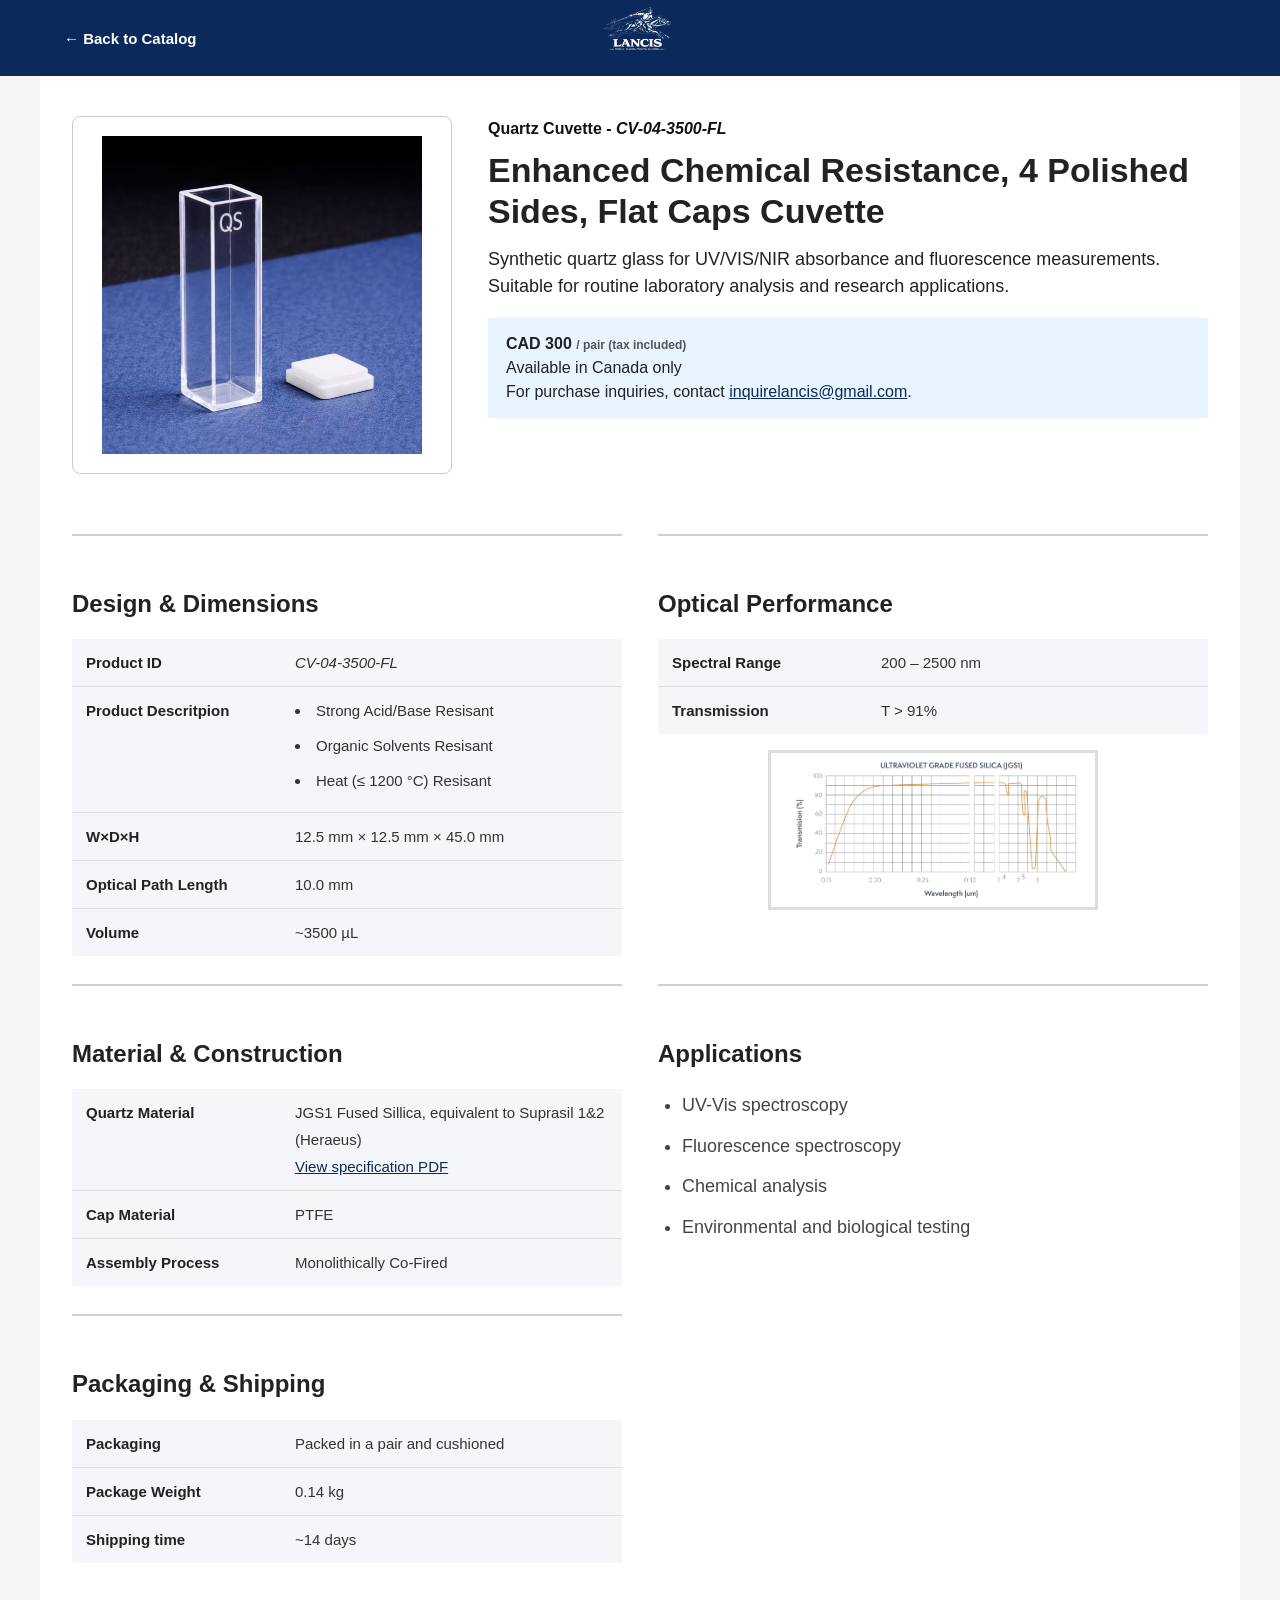
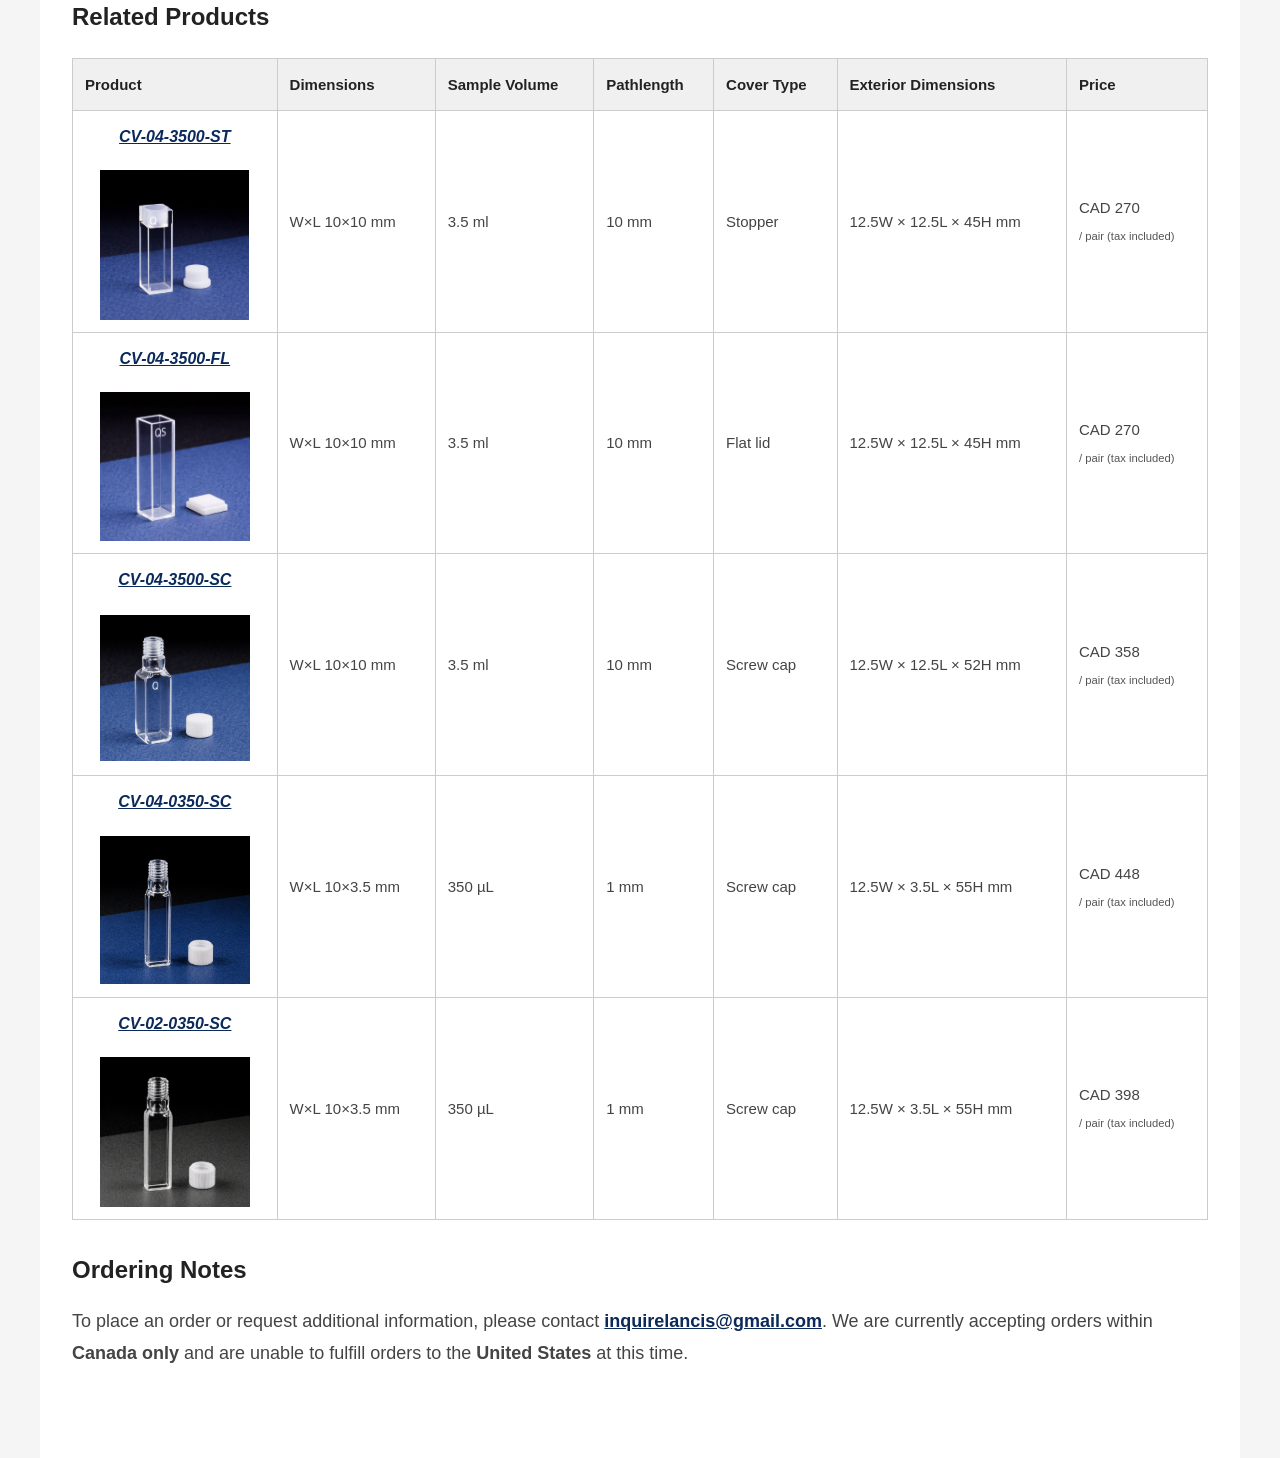
<file: CV-04-3500-FL.html>
<!DOCTYPE html>
<html lang="en">
<head>
  <meta charset="UTF-8" />
  <meta name="viewport" content="width=device-width, initial-scale=1.0" />
  <title>Quartz Cuvette</title>
  <link rel="stylesheet" href="style.css" />
</head>
<body>
  <!-- Top Toolbar -->
  <div class="top-toolbar">
    <div class="toolbar-inner">
      <a href="catalog.html" class="toolbar-back-button">← Back to Catalog</a>

      <div class="toolbar-logo-wrap">
        <img src="logo.png" alt="Company Logo" class="toolbar-logo" />
      </div>
    </div>
  </div>

  <!-- Main Product Page -->
  <main class="product-page">

    <!-- Top Hero Section: Image Left, Text Right -->
    <section class="product-hero-row">
      <div class="product-image-box">
        <img src="CV-04-3500-FL.png" alt="Quartz Cuvette" class="product-main-image" />
      </div>

      <div class="product-summary">
        <div class="product-code">Quartz Cuvette - 	 <em>CV-04-3500-FL</em></div>

        <h1 class="title">Enhanced Chemical Resistance, 4 Polished Sides, Flat Caps Cuvette</h1>

        <p class="summary-text">
          Synthetic quartz glass for UV/VIS/NIR absorbance and fluorescence
          measurements. Suitable for routine laboratory analysis and research applications.
        </p>

        <div class="summary-info-box">
            <strong> CAD 300  <span class="price-sub">/ pair (tax included)</span></strong><br>
          Available in Canada only<br>
          For purchase inquiries, contact
          <a href="mailto:inquirelancis@gmail.com">inquirelancis@gmail.com</a>.
        </div>
      </div>
    </section>

    <!-- Full Width Product Details -->
    <section class="product-details">
      <div class="description">

        <div class="section-grid">

          <!-- Design & Dimensions -->
          <section class="info-section">
            <h2>Design &amp; Dimensions</h2>

            <table class="property-table">
              <tbody>
                <tr>
                  <th>Product ID</th>
                  <td> <em>CV-04-3500-FL</em> </td>
                </tr>
                <tr>
                  <th>Product Descritpion
                  </th>
                  <td>
                    <li>Strong Acid/Base Resisant</li>
                    <li>Organic Solvents Resisant</li>
                    <li>Heat (&le; 1200 &deg;C) Resisant</li>
                  </td>
                </tr>
                <tr>
                  <th>W&timesD&timesH</th>
                  <td>12.5 mm × 12.5 mm × 45.0 mm</td>
                </tr>
                <tr>
                  <th>Optical Path Length</th>
                  <td>10.0 mm</td>
                </tr>
                <tr>
                  <th>Volume</th>
                  <td>~3500 &microL</td>
                </tr>
              </tbody>
            </table>
          </section>

          <!-- Optical Performance -->
          <section class="info-section">
            <h2>Optical Performance</h2>

            <table class="property-table">
              <tbody>
                <tr>
                  <th>Spectral Range</th>
                  <td>200 – 2500 nm</td>
                </tr>
                <tr>
                  <th>Transmission</th>
                  <td>T &gt; 91%</td>
                </tr>
                
              </tbody>
            </table>
            <div class="optical-chart-box">
                <a href="#spectra-large" class="optical-chart-link">
                <img src="tmspectra.png" alt="Transmission spectrum for quartz cuvette" class="optical-chart-image" />
                </a>

                <div id="spectra-large" class="image-lightbox">
                <a href="#" class="lightbox-close">×</a>
                <img src="tmspectra.png" alt="Transmission spectrum for quartz cuvette" />
                </div>
            </div>
          </section>

          <!-- Material & Construction -->
          <section class="info-section">
            <h2>Material &amp; Construction</h2>

            <table class="property-table">
              <tbody>
                <tr>
                  <th>Quartz Material</th>
                  <td>JGS1 Fused Sillica, equivalent to Suprasil 1&2 (Heraeus) 
                    <br>
                        <a href="JGS1_spec.pdf" target="_blank" rel="noopener noreferrer">
                        View specification PDF
                  </td>
                </tr>
                <tr>
                    <th>Cap Material</th>
                    <td>PTFE</td>
                </tr>
                <tr>
                  <th>Assembly Process</th>
                  <td>Monolithically Co-Fired</td>
                </tr>
              </tbody>
            </table>
          </section>

          <!-- Applications -->
          <section class="info-section">
            <h2>Applications</h2>
           <ul>
                <li>UV-Vis spectroscopy</li>
                <li>Fluorescence spectroscopy</li>
                <li>Chemical analysis</li>
                <li>Environmental and biological testing</li>
            </ul>
          </section>

          <!-- Packaging -->
          <section class="info-section">
            <h2>Packaging & Shipping</h2>

            <table class="property-table">
              <tbody>
                <tr>
                  <th>Packaging</th>
                  <td>Packed in a pair and cushioned</td>
                  
                </tr>
                <tr>
                  <th>Package Weight</th>
                  <td>0.14 kg</td>
                  
                </tr>
                <tr>
                  <th>Shipping time</th>
                  <td>~14 days</td>
                </tr>
              </tbody>
            </table>
          </section>

        </div>

        <!-- Detailed Product Specifications Table -->
        <section class="table-section" id="table-section">
          <h2>Related Products</h2>

          <table class="info-table">
            <thead>
              <tr>
                <th>Product</th>
                <th>Dimensions</th>
                <th>Sample Volume</th>
                <th>Pathlength</th>
                <th>Cover Type</th>
                <th>Exterior Dimensions</th>
                <th>Price</th>
              </tr>
            </thead>

            <tbody>
            <tr>
              <td>
                <div class="table-product-cell">
                  <a href="CV-04-3500-ST.html" class="product-code product-link">
                    <em>CV-04-3500-ST</em>
                  </a>
                  <img src="CV-04-3500-ST.png" alt="Stopper cuvette" class="table-product-image" />
                </div>
              </td>
              <td>W×L 10×10 mm</td>
              <td>3.5 ml</td>
              <td>10 mm</td>
              <td>Stopper</td>
              <td>12.5W × 12.5L × 45H mm</td>
              <td>
                CAD 270<br>
                <span class="price-sub">/ pair (tax included)</span>
              </td>
            </tr>

            <tr>
              <td>
                <div class="table-product-cell">
                  <a href="CV-04-3500-FL.html" class="product-code product-link">
                    <em>CV-04-3500-FL</em>
                  </a>
                  <img src="CV-04-3500-FL.png" alt="Flat lid cuvette" class="table-product-image" />
                </div>
              </td>
              <td>W×L 10×10 mm</td>
              <td>3.5 ml</td>
              <td>10 mm</td>
              <td>Flat lid</td>
              <td>12.5W × 12.5L × 45H mm</td>
              <td>
                CAD 270<br>
                <span class="price-sub">/ pair (tax included)</span>
              </td>
            </tr>

            <tr>
              <td>
                <div class="table-product-cell">
                  <a href="CV-04-3500-SC.html" class="product-code product-link">
                    <em>CV-04-3500-SC</em>
                  </a>
                  <img src="CV-02-3500-SC.png" alt="Screw cap cuvette" class="table-product-image" />
                </div>
              </td>
              <td>W×L 10×10 mm</td>
              <td>3.5 ml</td>
              <td>10 mm</td>
              <td>Screw cap</td>
              <td>12.5W × 12.5L × 52H mm</td>
              <td>
                CAD 358<br>
                <span class="price-sub">/ pair (tax included)</span>
              </td>
            </tr>

            <tr>
              <td>
                <div class="table-product-cell">
                  <a href="CV-04-0350-SC.html" class="product-code product-link">
                    <em>CV-04-0350-SC</em>
                  </a>
                  <img src="CV-04-0350-SC.png" alt="Screw cap cuvette" class="table-product-image" />
                </div>
              </td>
              <td>W&times;L 10&times;3.5 mm</td>
              <td>350 &micro;L</td>
              <td>1 mm</td>
              <td>Screw cap</td>
              <td>12.5W &times; 3.5L &times; 55H mm</td>
              <td>
                CAD 448<br>
                <span class="price-sub">/ pair (tax included)</span>
              </td>
            </tr>

            <tr>
              <td>
                <div class="table-product-cell">
                  <a href="CV-02-0350-SC.html" class="product-code product-link">
                    <em>CV-02-0350-SC</em>
                  </a>
                  <img src="CV-02-0350-SC.png" alt="Screw cap cuvette" class="table-product-image" />
                </div>
              </td>
              <td>W&times;L 10&times;3.5 mm</td>
              <td>350 &micro;L</td>
              <td>1 mm</td>
              <td>Screw cap</td>
              <td>12.5W &times; 3.5L &times; 55H mm</td>
              <td>
                CAD 398<br>
                <span class="price-sub">/ pair (tax included)</span>
              </td>
            </tr>
            </tbody>
          </table>
        </section>

        <!-- Ordering Notes -->
        <section class="ordering-section">
          <h2>Ordering Notes</h2>
          <p>
            To place an order or request additional information, please contact
            <a href="mailto:inquirelancis@gmail.com"><strong>inquirelancis@gmail.com</strong></a>.
            We are currently accepting orders within <strong>Canada only</strong> and are unable
            to fulfill orders to the <strong>United States</strong> at this time.
          </p>
        </section>

      </div>
    </section>
  </main>
</body>
</html>
</file>
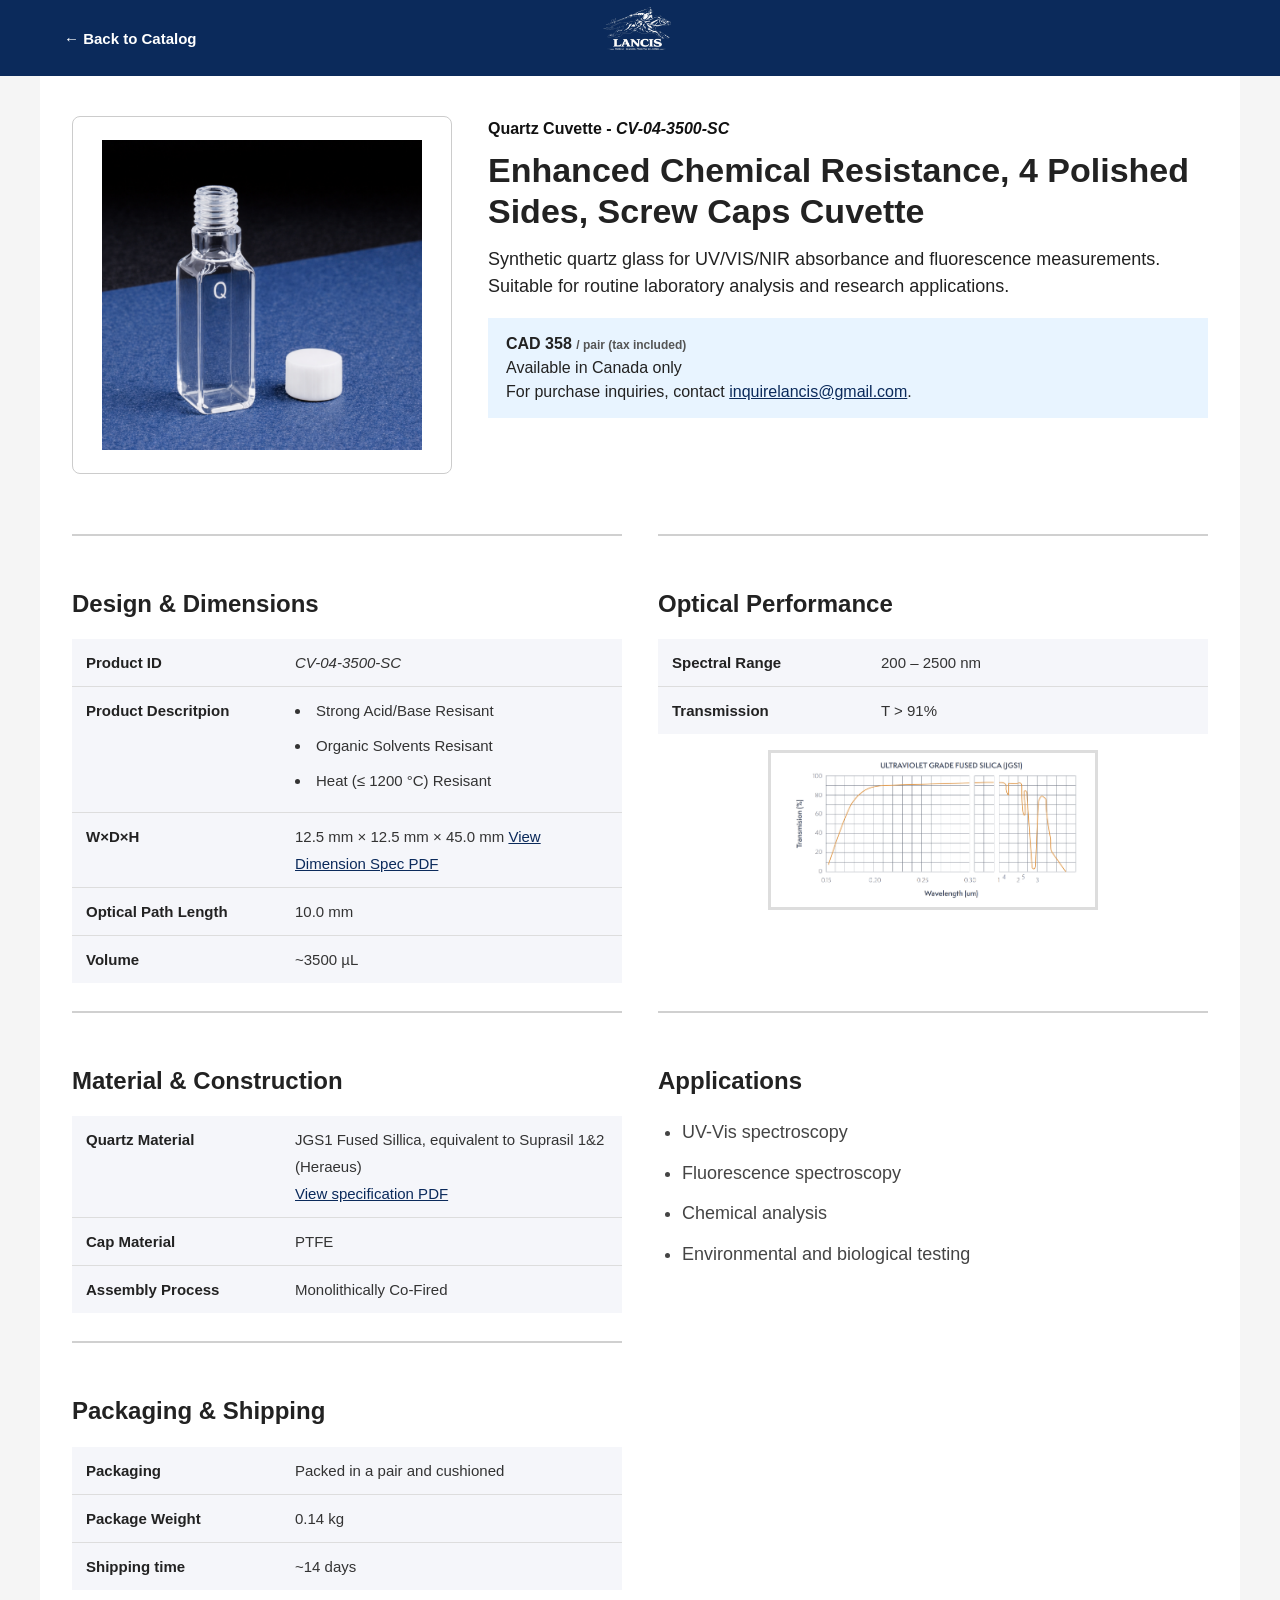
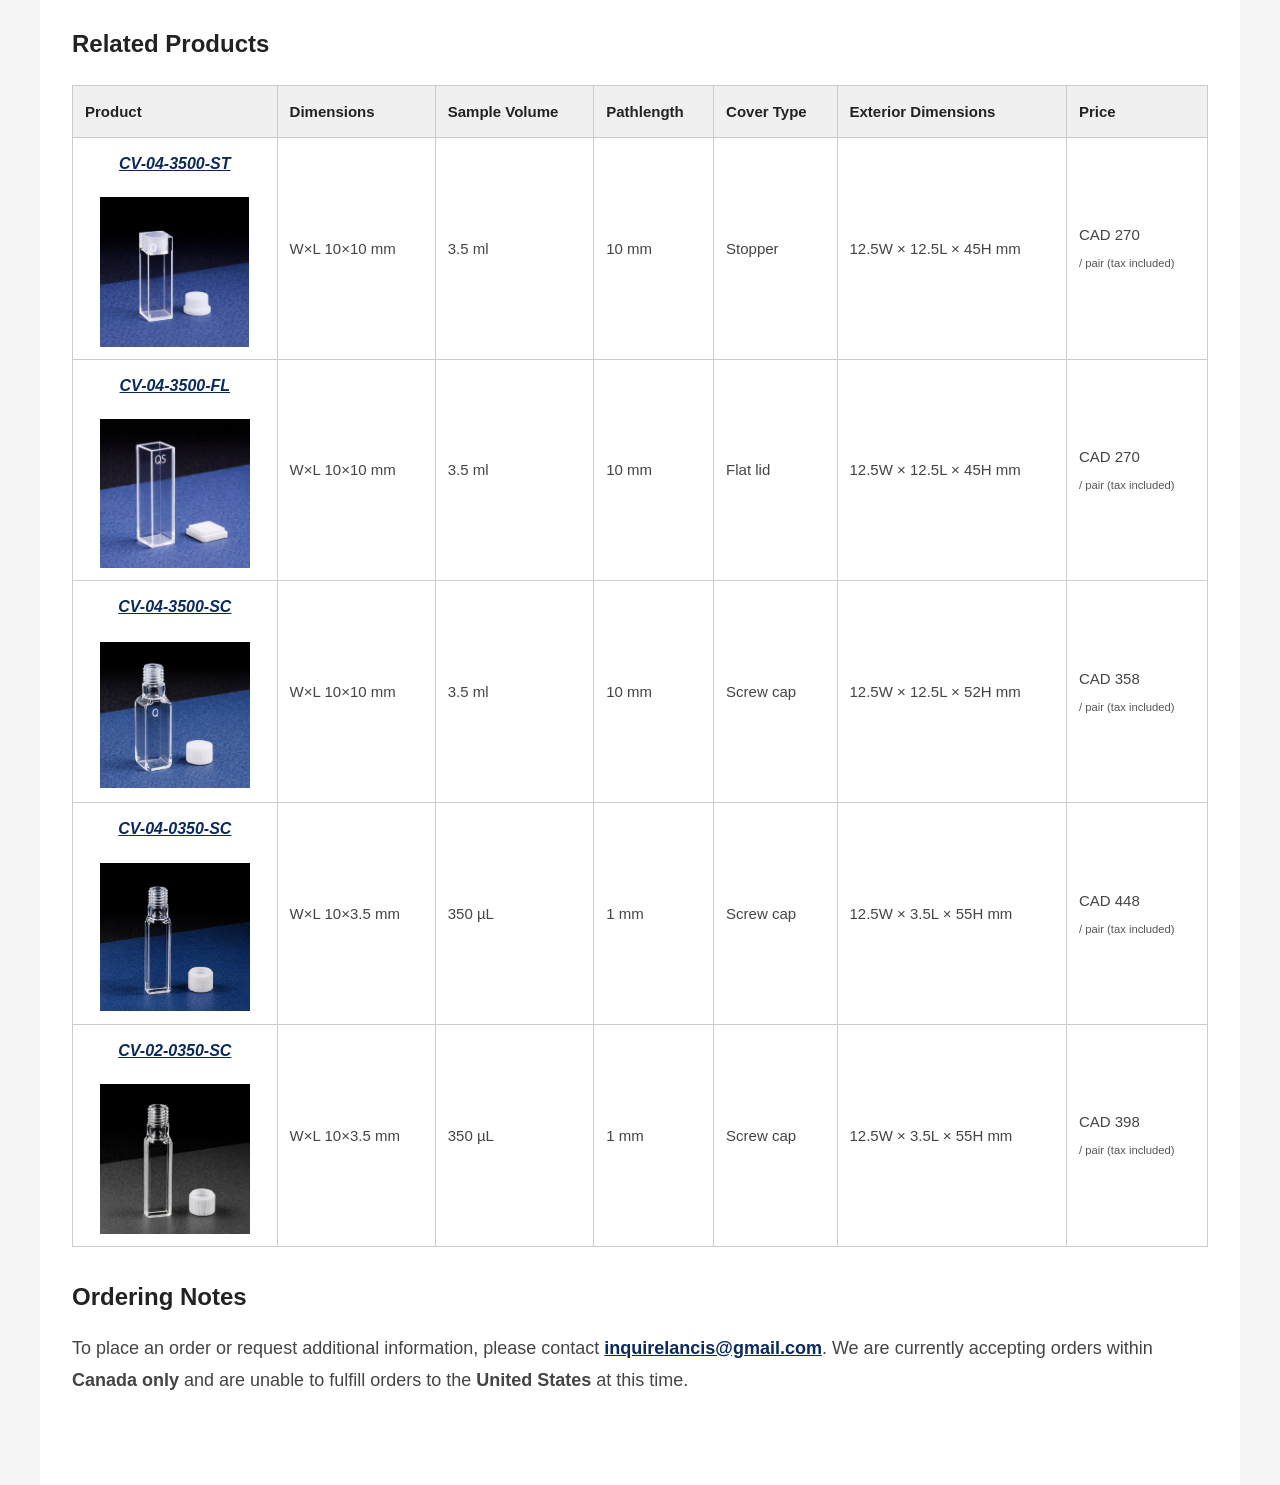
<file: CV-04-3500-SC.html>
<!DOCTYPE html>
<html lang="en">
<head>
  <meta charset="UTF-8" />
  <meta name="viewport" content="width=device-width, initial-scale=1.0" />
  <title>Quartz Cuvette</title>
  <link rel="stylesheet" href="style.css" />
</head>
<body>
  <!-- Top Toolbar -->
  <div class="top-toolbar">
    <div class="toolbar-inner">
      <a href="catalog.html" class="toolbar-back-button">← Back to Catalog</a>

      <div class="toolbar-logo-wrap">
        <img src="logo.png" alt="Company Logo" class="toolbar-logo" />
      </div>
    </div>
  </div>

  <!-- Main Product Page -->
  <main class="product-page">

    <!-- Top Hero Section: Image Left, Text Right -->
    <section class="product-hero-row">
      <div class="product-image-box">
        <img src="CV-02-3500-SC.png" alt="Quartz Cuvette" class="product-main-image" />
      </div>

      <div class="product-summary">
        <div class="product-code">Quartz Cuvette - 	 <em>CV-04-3500-SC</em></div>

        <h1 class="title">Enhanced Chemical Resistance, 4 Polished Sides, Screw Caps Cuvette</h1>

        <p class="summary-text">
          Synthetic quartz glass for UV/VIS/NIR absorbance and fluorescence
          measurements. Suitable for routine laboratory analysis and research applications.
        </p>

        <div class="summary-info-box">
            <strong> CAD 358  <span class="price-sub">/ pair (tax included)</span></strong><br>
          Available in Canada only<br>
          For purchase inquiries, contact
          <a href="mailto:inquirelancis@gmail.com">inquirelancis@gmail.com</a>.
        </div>
      </div>
    </section>

    <!-- Full Width Product Details -->
    <section class="product-details">
      <div class="description">

        <div class="section-grid">

          <!-- Design & Dimensions -->
          <section class="info-section">
            <h2>Design &amp; Dimensions</h2>

            <table class="property-table">
              <tbody>
                <tr>
                  <th>Product ID</th>
                  <td> <em>CV-04-3500-SC</em> </td>
                </tr>
                <tr>
                  <th>Product Descritpion
                  </th>
                  <td>
                    <li>Strong Acid/Base Resisant</li>
                    <li>Organic Solvents Resisant</li>
                    <li>Heat (&le; 1200 &deg;C) Resisant</li>
                  </td>
                </tr>
                <tr>
                  <th>W&timesD&timesH</th>
                  <td>
                    12.5 mm × 12.5 mm × 45.0 mm
                    <a href="CV-04-3500-SC-dimension.pdf" target="_blank" rel="noopener noreferrer">
                      View Dimension Spec PDF
                  </td>
                </tr>
                <tr>
                  <th>Optical Path Length</th>
                  <td>10.0 mm</td>
                </tr>
                <tr>
                  <th>Volume</th>
                  <td>~3500 &microL</td>
                </tr>
              </tbody>
            </table>
          </section>

          <!-- Optical Performance -->
          <section class="info-section">
            <h2>Optical Performance</h2>

            <table class="property-table">
              <tbody>
                <tr>
                  <th>Spectral Range</th>
                  <td>200 – 2500 nm</td>
                </tr>
                <tr>
                  <th>Transmission</th>
                  <td>T &gt; 91%</td>
                </tr>
                
              </tbody>
            </table>
            <div class="optical-chart-box">
                <a href="#spectra-large" class="optical-chart-link">
                <img src="tmspectra.png" alt="Transmission spectrum for quartz cuvette" class="optical-chart-image" />
                </a>

                <div id="spectra-large" class="image-lightbox">
                <a href="#" class="lightbox-close">×</a>
                <img src="tmspectra.png" alt="Transmission spectrum for quartz cuvette" />
                </div>
            </div>
          </section>

          <!-- Material & Construction -->
          <section class="info-section">
            <h2>Material &amp; Construction</h2>

            <table class="property-table">
              <tbody>
                <tr>
                  <th>Quartz Material</th>
                  <td>JGS1 Fused Sillica, equivalent to Suprasil 1&2 (Heraeus) 
                    <br>
                        <a href="JGS1_spec.pdf" target="_blank" rel="noopener noreferrer">
                        View specification PDF
                  </td>
                </tr>
                <tr>
                    <th>Cap Material</th>
                    <td>PTFE</td>
                </tr>
                <tr>
                  <th>Assembly Process</th>
                  <td>Monolithically Co-Fired</td>
                </tr>
              </tbody>
            </table>
          </section>

          <!-- Applications -->
          <section class="info-section">
            <h2>Applications</h2>
           <ul>
                <li>UV-Vis spectroscopy</li>
                <li>Fluorescence spectroscopy</li>
                <li>Chemical analysis</li>
                <li>Environmental and biological testing</li>
            </ul>
          </section>

          <!-- Packaging -->
          <section class="info-section">
            <h2>Packaging & Shipping</h2>

            <table class="property-table">
              <tbody>
                <tr>
                  <th>Packaging</th>
                  <td>Packed in a pair and cushioned</td>
                  
                </tr>
                <tr>
                  <th>Package Weight</th>
                  <td>0.14 kg</td>
                  
                </tr>
                <tr>
                  <th>Shipping time</th>
                  <td>~14 days</td>
                </tr>
              </tbody>
            </table>
          </section>

        </div>

        <!-- Detailed Product Specifications Table -->
        <section class="table-section" id="table-section">
          <h2>Related Products</h2>

          <table class="info-table">
            <thead>
              <tr>
                <th>Product</th>
                <th>Dimensions</th>
                <th>Sample Volume</th>
                <th>Pathlength</th>
                <th>Cover Type</th>
                <th>Exterior Dimensions</th>
                <th>Price</th>
              </tr>
            </thead>

            <tbody>
            <tr>
              <td>
                <div class="table-product-cell">
                  <a href="CV-04-3500-ST.html" class="product-code product-link">
                    <em>CV-04-3500-ST</em>
                  </a>
                  <img src="CV-04-3500-ST.png" alt="Stopper cuvette" class="table-product-image" />
                </div>
              </td>
              <td>W×L 10×10 mm</td>
              <td>3.5 ml</td>
              <td>10 mm</td>
              <td>Stopper</td>
              <td>12.5W × 12.5L × 45H mm</td>
              <td>
                CAD 270<br>
                <span class="price-sub">/ pair (tax included)</span>
              </td>
            </tr>

            <tr>
              <td>
                <div class="table-product-cell">
                  <a href="CV-04-3500-FL.html" class="product-code product-link">
                    <em>CV-04-3500-FL</em>
                  </a>
                  <img src="CV-04-3500-FL.png" alt="Flat lid cuvette" class="table-product-image" />
                </div>
              </td>
              <td>W×L 10×10 mm</td>
              <td>3.5 ml</td>
              <td>10 mm</td>
              <td>Flat lid</td>
              <td>12.5W × 12.5L × 45H mm</td>
              <td>
                CAD 270<br>
                <span class="price-sub">/ pair (tax included)</span>
              </td>
            </tr>

            <tr>
              <td>
                <div class="table-product-cell">
                  <a href="CV-04-3500-SC.html" class="product-code product-link">
                    <em>CV-04-3500-SC</em>
                  </a>
                  <img src="CV-02-3500-SC.png" alt="Screw cap cuvette" class="table-product-image" />
                </div>
              </td>
              <td>W×L 10×10 mm</td>
              <td>3.5 ml</td>
              <td>10 mm</td>
              <td>Screw cap</td>
              <td>12.5W × 12.5L × 52H mm</td>
              <td>
                CAD 358<br>
                <span class="price-sub">/ pair (tax included)</span>
              </td>
            </tr>

            <tr>
              <td>
                <div class="table-product-cell">
                  <a href="CV-04-0350-SC.html" class="product-code product-link">
                    <em>CV-04-0350-SC</em>
                  </a>
                  <img src="CV-04-0350-SC.png" alt="Screw cap cuvette" class="table-product-image" />
                </div>
              </td>
              <td>W&times;L 10&times;3.5 mm</td>
              <td>350 &micro;L</td>
              <td>1 mm</td>
              <td>Screw cap</td>
              <td>12.5W &times; 3.5L &times; 55H mm</td>
              <td>
                CAD 448<br>
                <span class="price-sub">/ pair (tax included)</span>
              </td>
            </tr>

            <tr>
              <td>
                <div class="table-product-cell">
                  <a href="CV-02-0350-SC.html" class="product-code product-link">
                    <em>CV-02-0350-SC</em>
                  </a>
                  <img src="CV-02-0350-SC.png" alt="Screw cap cuvette" class="table-product-image" />
                </div>
              </td>
              <td>W&times;L 10&times;3.5 mm</td>
              <td>350 &micro;L</td>
              <td>1 mm</td>
              <td>Screw cap</td>
              <td>12.5W &times; 3.5L &times; 55H mm</td>
              <td>
                CAD 398<br>
                <span class="price-sub">/ pair (tax included)</span>
              </td>
            </tr>
            </tbody>
          </table>
        </section>

        <!-- Ordering Notes -->
        <section class="ordering-section">
          <h2>Ordering Notes</h2>
          <p>
            To place an order or request additional information, please contact
            <a href="mailto:inquirelancis@gmail.com"><strong>inquirelancis@gmail.com</strong></a>.
            We are currently accepting orders within <strong>Canada only</strong> and are unable
            to fulfill orders to the <strong>United States</strong> at this time.
          </p>
        </section>

      </div>
    </section>
  </main>
</body>
</html>
</file>
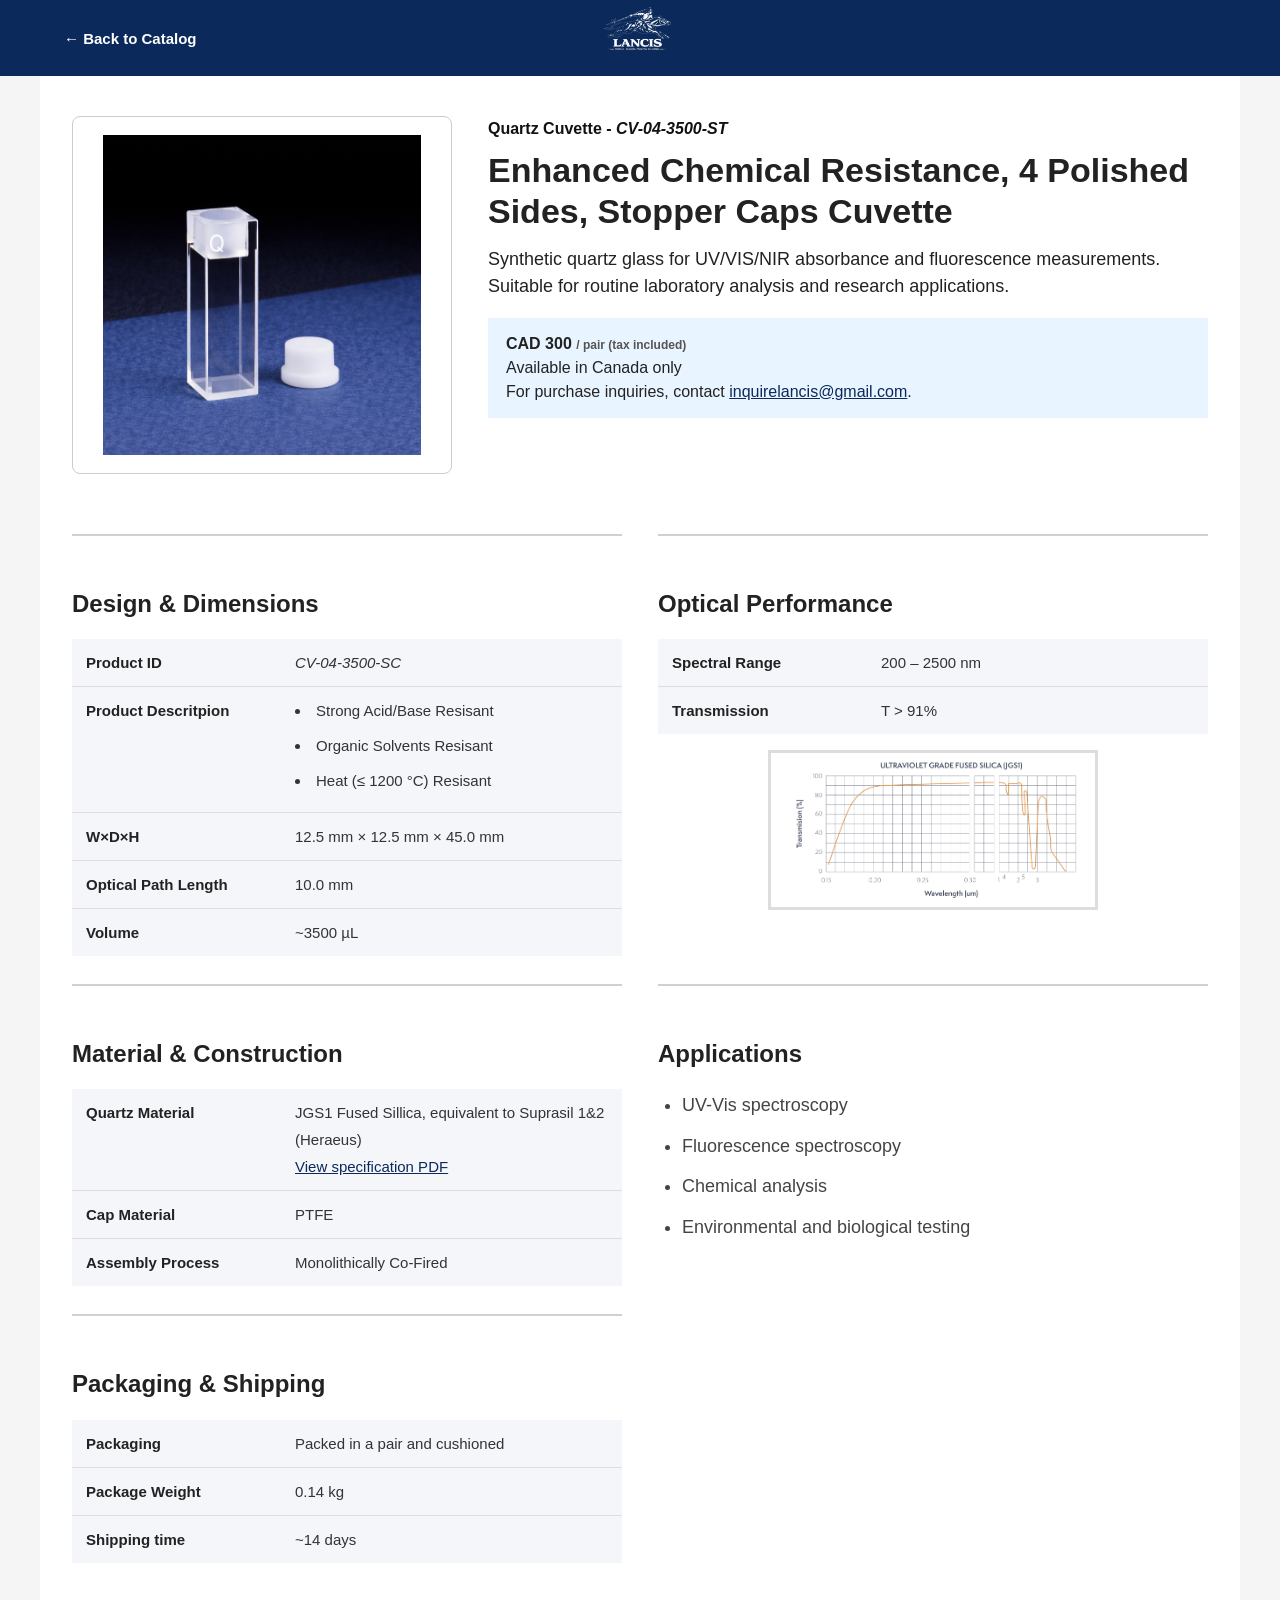
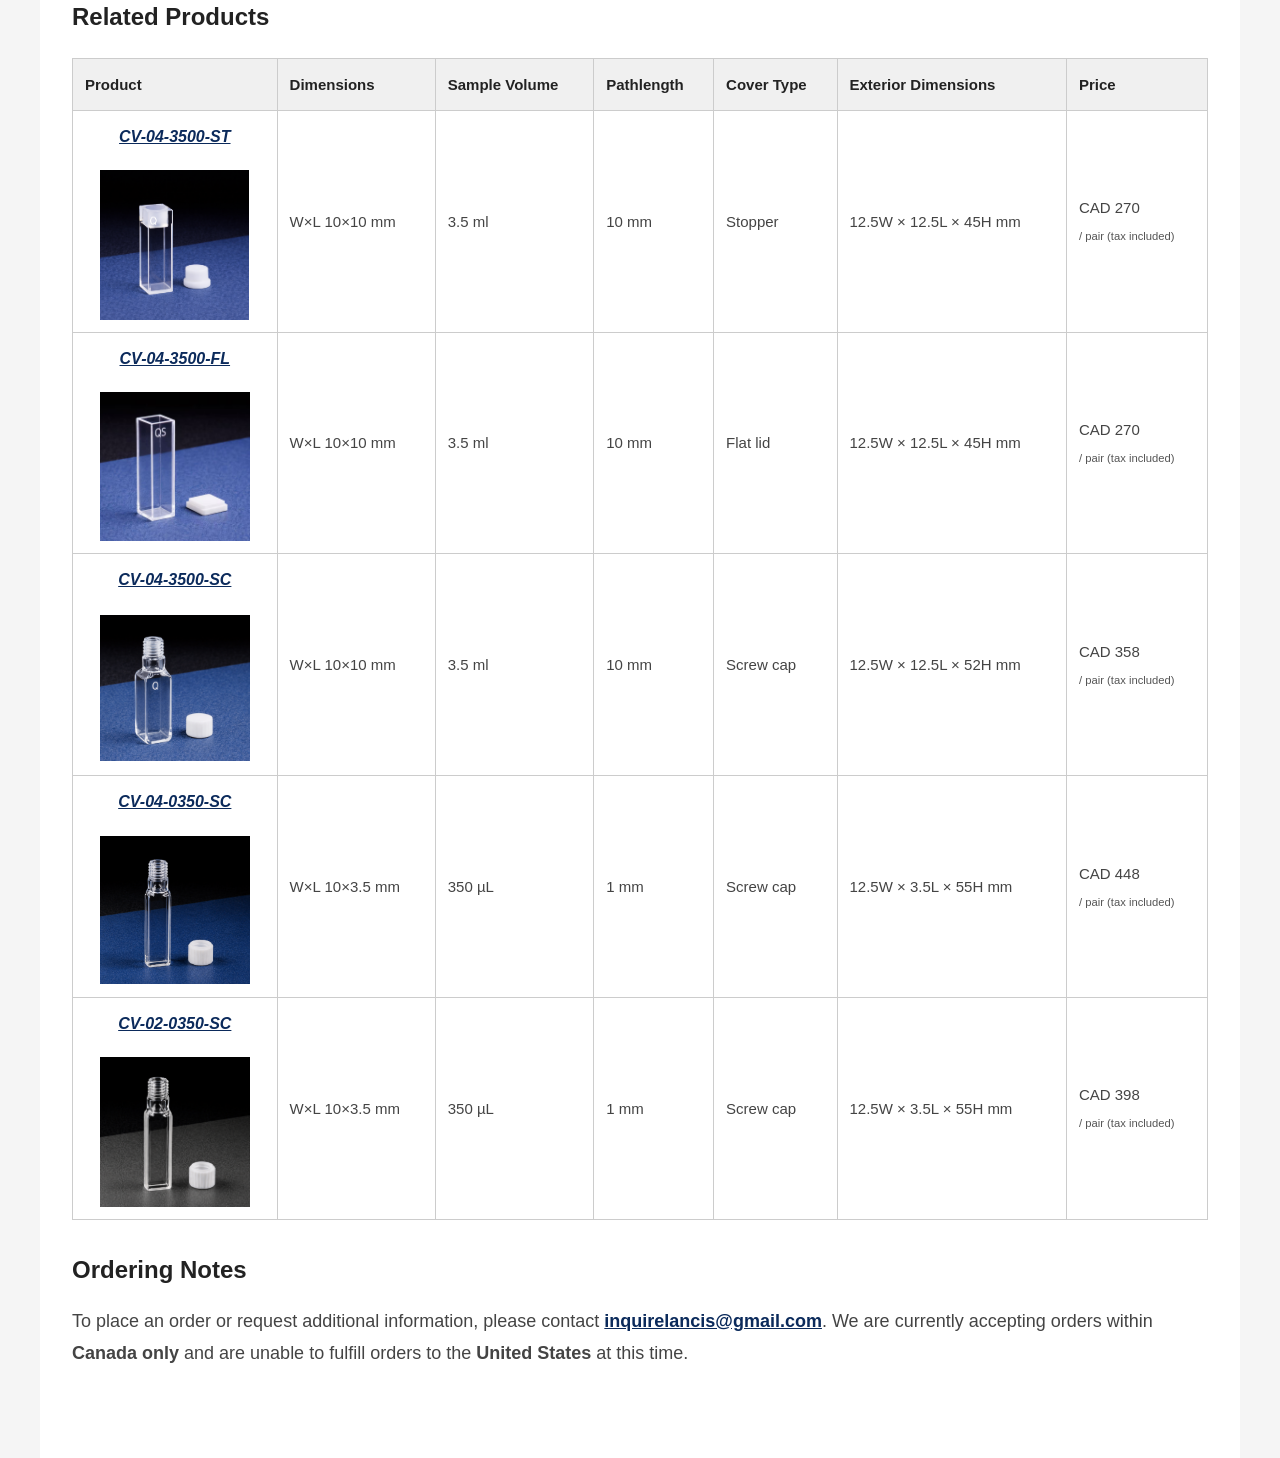
<file: CV-04-3500-ST.html>
<!DOCTYPE html>
<html lang="en">
<head>
  <meta charset="UTF-8" />
  <meta name="viewport" content="width=device-width, initial-scale=1.0" />
  <title>Quartz Cuvette</title>
  <link rel="stylesheet" href="style.css" />
</head>
<body>
  <!-- Top Toolbar -->
  <div class="top-toolbar">
    <div class="toolbar-inner">
      <a href="catalog.html" class="toolbar-back-button">← Back to Catalog</a>

      <div class="toolbar-logo-wrap">
        <img src="logo.png" alt="Company Logo" class="toolbar-logo" />
      </div>
    </div>
  </div>

  <!-- Main Product Page -->
  <main class="product-page">

    <!-- Top Hero Section: Image Left, Text Right -->
    <section class="product-hero-row">
      <div class="product-image-box">
        <img src="CV-04-3500-ST.png" alt="Quartz Cuvette" class="product-main-image" />
      </div>

      <div class="product-summary">
        <div class="product-code">Quartz Cuvette - 	 <em>CV-04-3500-ST</em></div>

        <h1 class="title">Enhanced Chemical Resistance, 4 Polished Sides, Stopper Caps Cuvette</h1>

        <p class="summary-text">
          Synthetic quartz glass for UV/VIS/NIR absorbance and fluorescence
          measurements. Suitable for routine laboratory analysis and research applications.
        </p>

        <div class="summary-info-box">
            <strong> CAD 300  <span class="price-sub">/ pair (tax included)</span></strong><br>
          Available in Canada only<br>
          For purchase inquiries, contact
          <a href="mailto:inquirelancis@gmail.com">inquirelancis@gmail.com</a>.
        </div>
      </div>
    </section>

    <!-- Full Width Product Details -->
    <section class="product-details">
      <div class="description">

        <div class="section-grid">

          <!-- Design & Dimensions -->
          <section class="info-section">
            <h2>Design &amp; Dimensions</h2>

            <table class="property-table">
              <tbody>
                <tr>
                  <th>Product ID</th>
                  <td> <em>CV-04-3500-SC</em> </td>
                </tr>
                <tr>
                  <th>Product Descritpion
                  </th>
                  <td>
                    <li>Strong Acid/Base Resisant</li>
                    <li>Organic Solvents Resisant</li>
                    <li>Heat (&le; 1200 &deg;C) Resisant</li>
                  </td>
                </tr>
                <tr>
                  <th>W&timesD&timesH</th>
                  <td>12.5 mm × 12.5 mm × 45.0 mm</td>
                </tr>
                <tr>
                  <th>Optical Path Length</th>
                  <td>10.0 mm</td>
                </tr>
                <tr>
                  <th>Volume</th>
                  <td>~3500 &microL</td>
                </tr>
              </tbody>
            </table>
          </section>

          <!-- Optical Performance -->
          <section class="info-section">
            <h2>Optical Performance</h2>

            <table class="property-table">
              <tbody>
                <tr>
                  <th>Spectral Range</th>
                  <td>200 – 2500 nm</td>
                </tr>
                <tr>
                  <th>Transmission</th>
                  <td>T &gt; 91%</td>
                </tr>
                
              </tbody>
            </table>
            <div class="optical-chart-box">
                <a href="#spectra-large" class="optical-chart-link">
                <img src="tmspectra.png" alt="Transmission spectrum for quartz cuvette" class="optical-chart-image" />
                </a>

                <div id="spectra-large" class="image-lightbox">
                <a href="#" class="lightbox-close">×</a>
                <img src="tmspectra.png" alt="Transmission spectrum for quartz cuvette" />
                </div>
            </div>
          </section>

          <!-- Material & Construction -->
          <section class="info-section">
            <h2>Material &amp; Construction</h2>

            <table class="property-table">
              <tbody>
                <tr>
                  <th>Quartz Material</th>
                  <td>JGS1 Fused Sillica, equivalent to Suprasil 1&2 (Heraeus) 
                    <br>
                        <a href="JGS1_spec.pdf" target="_blank" rel="noopener noreferrer">
                        View specification PDF
                  </td>
                </tr>
                <tr>
                    <th>Cap Material</th>
                    <td>PTFE</td>
                </tr>
                <tr>
                  <th>Assembly Process</th>
                  <td>Monolithically Co-Fired</td>
                </tr>
              </tbody>
            </table>
          </section>

          <!-- Applications -->
          <section class="info-section">
            <h2>Applications</h2>
           <ul>
                <li>UV-Vis spectroscopy</li>
                <li>Fluorescence spectroscopy</li>
                <li>Chemical analysis</li>
                <li>Environmental and biological testing</li>
            </ul>
          </section>

          <!-- Packaging -->
          <section class="info-section">
            <h2>Packaging & Shipping</h2>

            <table class="property-table">
              <tbody>
                <tr>
                  <th>Packaging</th>
                  <td>Packed in a pair and cushioned</td>
                  
                </tr>
                <tr>
                  <th>Package Weight</th>
                  <td>0.14 kg</td>
                  
                </tr>
                <tr>
                  <th>Shipping time</th>
                  <td>~14 days</td>
                </tr>
              </tbody>
            </table>
          </section>

        </div>

        <!-- Detailed Product Specifications Table -->
        <section class="table-section" id="table-section">
          <h2>Related Products</h2>

          <table class="info-table">
            <thead>
              <tr>
                <th>Product</th>
                <th>Dimensions</th>
                <th>Sample Volume</th>
                <th>Pathlength</th>
                <th>Cover Type</th>
                <th>Exterior Dimensions</th>
                <th>Price</th>
              </tr>
            </thead>

            <tbody>
            <tr>
              <td>
                <div class="table-product-cell">
                  <a href="CV-04-3500-ST.html" class="product-code product-link">
                    <em>CV-04-3500-ST</em>
                  </a>
                  <img src="CV-04-3500-ST.png" alt="Stopper cuvette" class="table-product-image" />
                </div>
              </td>
              <td>W×L 10×10 mm</td>
              <td>3.5 ml</td>
              <td>10 mm</td>
              <td>Stopper</td>
              <td>12.5W × 12.5L × 45H mm</td>
              <td>
                CAD 270<br>
                <span class="price-sub">/ pair (tax included)</span>
              </td>
            </tr>

            <tr>
              <td>
                <div class="table-product-cell">
                  <a href="CV-04-3500-FL.html" class="product-code product-link">
                    <em>CV-04-3500-FL</em>
                  </a>
                  <img src="CV-04-3500-FL.png" alt="Flat lid cuvette" class="table-product-image" />
                </div>
              </td>
              <td>W×L 10×10 mm</td>
              <td>3.5 ml</td>
              <td>10 mm</td>
              <td>Flat lid</td>
              <td>12.5W × 12.5L × 45H mm</td>
              <td>
                CAD 270<br>
                <span class="price-sub">/ pair (tax included)</span>
              </td>
            </tr>

            <tr>
              <td>
                <div class="table-product-cell">
                  <a href="CV-04-3500-SC.html" class="product-code product-link">
                    <em>CV-04-3500-SC</em>
                  </a>
                  <img src="CV-02-3500-SC.png" alt="Screw cap cuvette" class="table-product-image" />
                </div>
              </td>
              <td>W×L 10×10 mm</td>
              <td>3.5 ml</td>
              <td>10 mm</td>
              <td>Screw cap</td>
              <td>12.5W × 12.5L × 52H mm</td>
              <td>
                CAD 358<br>
                <span class="price-sub">/ pair (tax included)</span>
              </td>
            </tr>

            <tr>
              <td>
                <div class="table-product-cell">
                  <a href="CV-04-0350-SC.html" class="product-code product-link">
                    <em>CV-04-0350-SC</em>
                  </a>
                  <img src="CV-04-0350-SC.png" alt="Screw cap cuvette" class="table-product-image" />
                </div>
              </td>
              <td>W&times;L 10&times;3.5 mm</td>
              <td>350 &micro;L</td>
              <td>1 mm</td>
              <td>Screw cap</td>
              <td>12.5W &times; 3.5L &times; 55H mm</td>
              <td>
                CAD 448<br>
                <span class="price-sub">/ pair (tax included)</span>
              </td>
            </tr>

            <tr>
              <td>
                <div class="table-product-cell">
                  <a href="CV-02-0350-SC.html" class="product-code product-link">
                    <em>CV-02-0350-SC</em>
                  </a>
                  <img src="CV-02-0350-SC.png" alt="Screw cap cuvette" class="table-product-image" />
                </div>
              </td>
              <td>W&times;L 10&times;3.5 mm</td>
              <td>350 &micro;L</td>
              <td>1 mm</td>
              <td>Screw cap</td>
              <td>12.5W &times; 3.5L &times; 55H mm</td>
              <td>
                CAD 398<br>
                <span class="price-sub">/ pair (tax included)</span>
              </td>
            </tr>
            </tbody>
          </table>
        </section>

        <!-- Ordering Notes -->
        <section class="ordering-section">
          <h2>Ordering Notes</h2>
          <p>
            To place an order or request additional information, please contact
            <a href="mailto:inquirelancis@gmail.com"><strong>inquirelancis@gmail.com</strong></a>.
            We are currently accepting orders within <strong>Canada only</strong> and are unable
            to fulfill orders to the <strong>United States</strong> at this time.
          </p>
        </section>

      </div>
    </section>
  </main>
</body>
</html>
</file>
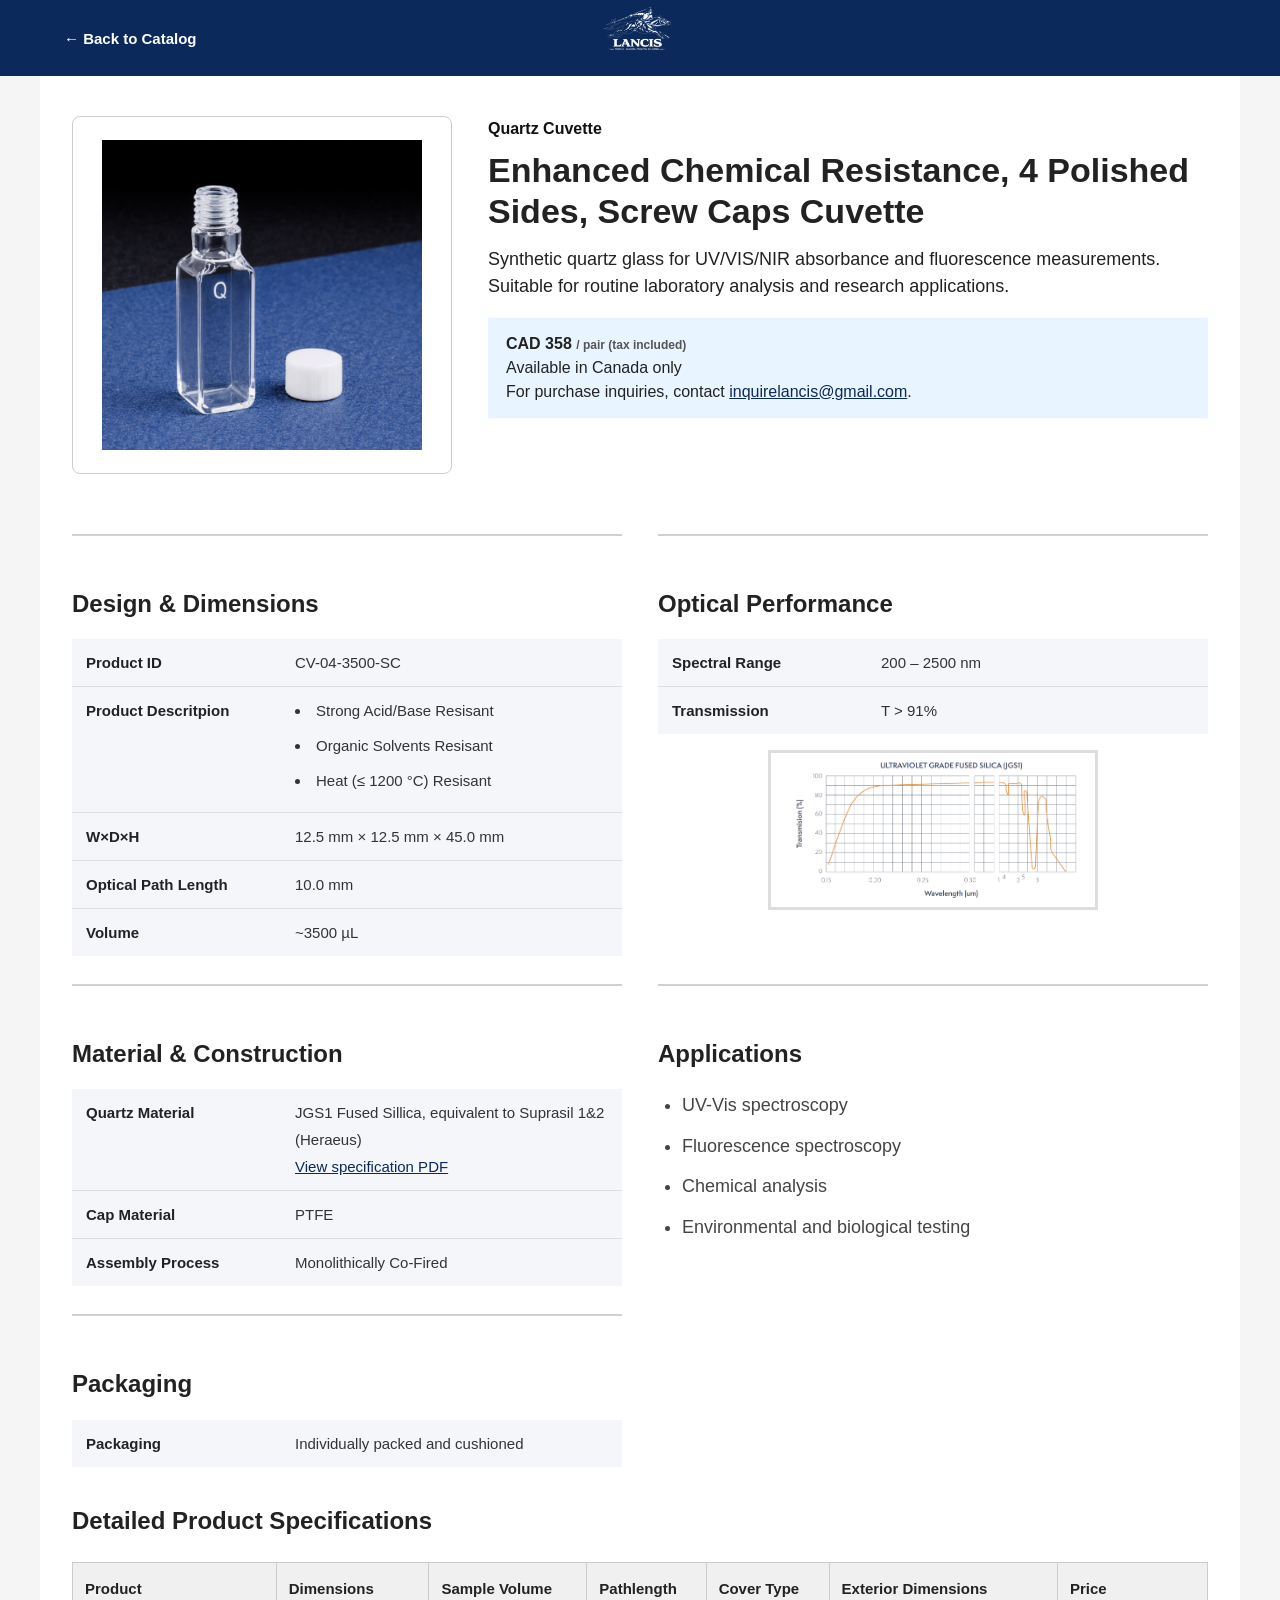
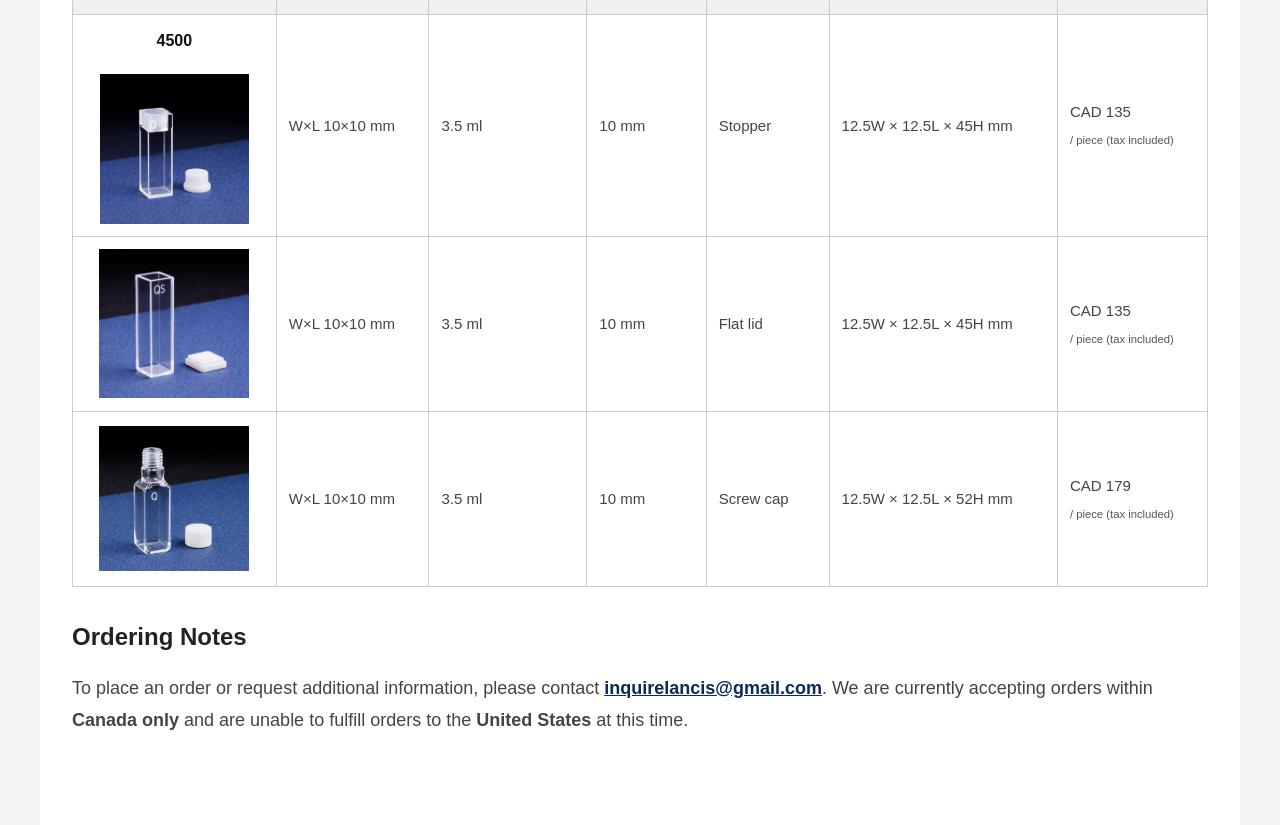
<file: index2.html>
<!DOCTYPE html>
<html lang="en">
<head>
  <meta charset="UTF-8" />
  <meta name="viewport" content="width=device-width, initial-scale=1.0" />
  <title>Quartz Cuvette</title>
  <link rel="stylesheet" href="style.css" />
</head>
<body>
  <!-- Top Toolbar -->
  <div class="top-toolbar">
    <div class="toolbar-inner">
      <a href="catalog.html" class="toolbar-back-button">← Back to Catalog</a>

      <div class="toolbar-logo-wrap">
        <img src="logo.png" alt="Company Logo" class="toolbar-logo" />
      </div>
    </div>
  </div>

  <!-- Main Product Page -->
  <main class="product-page">

    <!-- Top Hero Section: Image Left, Text Right -->
    <section class="product-hero-row">
      <div class="product-image-box">
        <img src="CV-02-3500-SC.png" alt="Quartz Cuvette" class="product-main-image" />
      </div>

      <div class="product-summary">
        <div class="product-code">Quartz Cuvette</div>

        <h1 class="title">Enhanced Chemical Resistance, 4 Polished Sides, Screw Caps Cuvette</h1>

        <p class="summary-text">
          Synthetic quartz glass for UV/VIS/NIR absorbance and fluorescence
          measurements. Suitable for routine laboratory analysis and research applications.
        </p>

        <div class="summary-info-box">
            <strong> CAD 358  <span class="price-sub">/ pair (tax included)</span></strong><br>
          Available in Canada only<br>
          For purchase inquiries, contact
          <a href="mailto:inquirelancis@gmail.com">inquirelancis@gmail.com</a>.
        </div>
      </div>
    </section>

    <!-- Full Width Product Details -->
    <section class="product-details">
      <div class="description">

        <div class="section-grid">

          <!-- Design & Dimensions -->
          <section class="info-section">
            <h2>Design &amp; Dimensions</h2>

            <table class="property-table">
              <tbody>
                <tr>
                  <th>Product ID</th>
                  <td> CV-04-3500-SC</td>
                </tr>
                <tr>
                  <th>Product Descritpion
                  </th>
                  <td>
                    <li>Strong Acid/Base Resisant</li>
                    <li>Organic Solvents Resisant</li>
                    <li>Heat (&le; 1200 &deg;C) Resisant</li>
                  </td>
                </tr>
                <tr>
                  <th>W&timesD&timesH</th>
                  <td>12.5 mm × 12.5 mm × 45.0 mm</td>
                </tr>
                <tr>
                  <th>Optical Path Length</th>
                  <td>10.0 mm</td>
                </tr>
                <tr>
                  <th>Volume</th>
                  <td>~3500 &microL</td>
                </tr>
              </tbody>
            </table>
          </section>

          <!-- Optical Performance -->
          <section class="info-section">
            <h2>Optical Performance</h2>

            <table class="property-table">
              <tbody>
                <tr>
                  <th>Spectral Range</th>
                  <td>200 – 2500 nm</td>
                </tr>
                <tr>
                  <th>Transmission</th>
                  <td>T &gt; 91%</td>
                </tr>
                
              </tbody>
            </table>
            <div class="optical-chart-box">
                <a href="#spectra-large" class="optical-chart-link">
                <img src="tmspectra.png" alt="Transmission spectrum for quartz cuvette" class="optical-chart-image" />
                </a>

                <div id="spectra-large" class="image-lightbox">
                <a href="#" class="lightbox-close">×</a>
                <img src="tmspectra.png" alt="Transmission spectrum for quartz cuvette" />
                </div>
            </div>
          </section>

          <!-- Material & Construction -->
          <section class="info-section">
            <h2>Material &amp; Construction</h2>

            <table class="property-table">
              <tbody>
                <tr>
                  <th>Quartz Material</th>
                  <td>JGS1 Fused Sillica, equivalent to Suprasil 1&2 (Heraeus) 
                    <br>
                        <a href="JGS1_spec.pdf" target="_blank" rel="noopener noreferrer">
                        View specification PDF
                  </td>
                </tr>
                <tr>
                    <th>Cap Material</th>
                    <td>PTFE</td>
                </tr>
                <tr>
                  <th>Assembly Process</th>
                  <td>Monolithically Co-Fired</td>
                </tr>
              </tbody>
            </table>
          </section>

          <!-- Applications -->
          <section class="info-section">
            <h2>Applications</h2>
           <ul>
                <li>UV-Vis spectroscopy</li>
                <li>Fluorescence spectroscopy</li>
                <li>Chemical analysis</li>
                <li>Environmental and biological testing</li>
            </ul>
          </section>

          <!-- Packaging -->
          <section class="info-section">
            <h2>Packaging</h2>

            <table class="property-table">
              <tbody>
                <tr>
                  <th>Packaging</th>
                  <td>Individually packed and cushioned</td>
                </tr>
              </tbody>
            </table>
          </section>

        </div>

        <!-- Detailed Product Specifications Table -->
        <section class="table-section" id="table-section">
          <h2>Detailed Product Specifications</h2>

          <table class="info-table">
            <thead>
              <tr>
                <th>Product</th>
                <th>Dimensions</th>
                <th>Sample Volume</th>
                <th>Pathlength</th>
                <th>Cover Type</th>
                <th>Exterior Dimensions</th>
                <th>Price</th>
              </tr>
            </thead>

            <tbody>
              <tr>
                <td>
                  <div class="table-product-cell">
                    <span class="product-code">4500</span>
                  <img src="CV-04-3500-ST.png" alt="Stopper cuvette" class="table-product-image" />
                  </div>
                </td>
                <td>W×L 10×10 mm</td>
                <td>3.5 ml</td>
                <td>10 mm</td>
                <td>Stopper</td>
                <td>12.5W × 12.5L × 45H mm</td>
                <td>
                  CAD 135<br>
                  <span class="price-sub">/ piece (tax included)</span>
                </td>
              </tr>

              <tr>
                <td>
                  <div class="table-product-cell">
                  <img src="CV-04-3500-FL.png" alt="Flat lid cuvette" class="table-product-image" />
                  </div>
                </td>
                <td>W×L 10×10 mm</td>
                <td>3.5 ml</td>
                <td>10 mm</td>
                <td>Flat lid</td>
                <td>12.5W × 12.5L × 45H mm</td>
                <td>
                  CAD 135<br>
                  <span class="price-sub">/ piece (tax included)</span>
                </td>
              </tr>

              <tr>
                <td>
                  <div class="table-product-cell">
                  <img src="CV-02-3500-SC.png" alt="Screw cap cuvette" class="table-product-image" />
                  </div>
                </td>
                <td>W×L 10×10 mm</td>
                <td>3.5 ml</td>
                <td>10 mm</td>
                <td>Screw cap</td>
                <td>12.5W × 12.5L × 52H mm</td>
                <td>
                  CAD 179<br>
                  <span class="price-sub">/ piece (tax included)</span>
                </td>
              </tr>
            </tbody>
          </table>
        </section>

        <!-- Ordering Notes -->
        <section class="ordering-section">
          <h2>Ordering Notes</h2>
          <p>
            To place an order or request additional information, please contact
            <a href="mailto:inquirelancis@gmail.com"><strong>inquirelancis@gmail.com</strong></a>.
            We are currently accepting orders within <strong>Canada only</strong> and are unable
            to fulfill orders to the <strong>United States</strong> at this time.
          </p>
        </section>

      </div>
    </section>
  </main>
</body>
</html>
</file>
<file: style.css>
/* * {
  box-sizing: border-box;
  margin: 0;
  padding: 0;
}

body {
  font-family: Arial, sans-serif;
  background-color: #f5f5f5;
  color: #222;
}

.container {
  display: flex;
  width: min(1200px, 100%);
  margin: 0 auto;
  align-items: flex-start;
  background-color: white;
}

.left-panel {
  width: 45%;
  padding: 40px 30px;
  position: sticky;
  top: 0;
  align-self: flex-start;
}

.left-panel img {
  width: 100%;
  aspect-ratio: 1 / 1;
  object-fit: cover;
  display: block;
  border-radius: 12px;
  background-color: #ddd;
}

.right-panel {
  width: 55%;
  padding: 40px 45px 60px 20px;
}

.title {
  font-size: 42px;
  margin-bottom: 24px;
  text-align: center;
}

.description {
  font-size: 18px;
  color: #444;
  margin-bottom: 32px;
  line-height: 1.8;
  text-align: left;
}

.description h2 {
  font-size: 24px;
  margin-top: 28px;
  margin-bottom: 14px;
  color: #222;
}

.description p {
  margin-bottom: 18px;
}

.description ul {
  margin-left: 24px;
  margin-bottom: 20px;
  line-height: 1.8;
}

.info-table {
  width: 100%;
  border-collapse: collapse;
  margin: 20px 0 28px 0;
  font-size: 15px;
}

.info-table th,
.info-table td {
  border: 1px solid #ccc;
  padding: 12px;
  text-align: left;
}

.info-table th {
  background-color: #f0f0f0;
}

.order-form {
  display: flex;
  flex-direction: column;
  gap: 12px;
  margin-top: 40px;
}

.order-form label {
  font-weight: bold;
  color: #333;
}

.order-form input,
.order-form textarea {
  width: 100%;
  padding: 14px;
  border: 1px solid #ccc;
  border-radius: 8px;
  font-size: 15px;
}

.order-form textarea {
  resize: vertical;
  min-height: 140px;
}

.order-form button {
  margin-top: 10px;
  padding: 16px;
  font-size: 16px;
  font-weight: bold;
  border: none;
  border-radius: 8px;
  background-color: #222;
  color: white;
  cursor: pointer;
  transition: 0.2s;
}

.order-form button:hover {
  background-color: #444;
}
.catalog-page {
  width: min(1200px, 100%);
  margin: 0 auto;
  padding: 40px 30px 60px;
}

.catalog-header {
  text-align: center;
  margin-bottom: 40px;
}

.catalog-header h1 {
  font-size: 42px;
  margin-bottom: 12px;
}

.catalog-header p {
  font-size: 18px;
  color: #555;
}

.catalog-grid {
  display: grid;
  grid-template-columns: repeat(3, minmax(0, 1fr));
  gap: 24px;
}

.catalog-card {
  background-color: white;
  border-radius: 16px;
  padding: 18px;
  box-shadow: 0 4px 16px rgba(0, 0, 0, 0.08);
}

.catalog-card img {
  width: min(100%, 220px);
  height: 220px;
  object-fit: contain;
  display: block;
  margin: 0 auto 16px;
  border-radius: 12px;
  background-color: #fff;
}

.catalog-card h2 {
  font-size: 22px;
  margin-bottom: 10px;
}

.catalog-card p {
  font-size: 16px;
  color: #555;
  line-height: 1.6;
  margin-bottom: 18px;
}

.catalog-button {
  display: inline-block;
  text-decoration: none;
  background-color: #222;
  color: white;
  padding: 12px 18px;
  border-radius: 8px;
  font-weight: bold;
  transition: 0.2s;
}

.catalog-button:hover {
  background-color: #444;
}

@media (max-width: 900px) {
  .catalog-grid {
    grid-template-columns: repeat(2, minmax(0, 1fr));
  }
}

@media (max-width: 620px) {
  .catalog-page {
    padding: 32px 18px 48px;
  }

  .catalog-grid {
    grid-template-columns: 1fr;
  }
}
.back-button {
  display: inline-block;
  margin-bottom: 20px;
  text-decoration: none;
  color: #222;
  font-weight: bold;
  font-size: 15px;
}

.back-button:hover {
  text-decoration: underline;
}
.top-toolbar {
  width: 100%;
  background-color: #0b2a5b;
  padding: 14px 0;
}

.toolbar-inner {
  width: min(1200px, 100%);
  margin: 0 auto;
  padding: 0 24px;
}

.toolbar-back-button {
  display: inline-block;
  color: white;
  text-decoration: none;
  font-weight: bold;
  font-size: 15px;
}

.toolbar-back-button:hover {
  text-decoration: underline;
}
.container {
  display: flex;
  width: min(1200px, 100%);
  margin: 0 auto;
  align-items: flex-start;
  background-color: white;
  transition: all 0.35s ease;
}

.left-panel {
  width: 45%;
  padding: 40px 30px;
  position: sticky;
  top: 0;
  align-self: flex-start;
  transition: width 0.35s ease, padding 0.35s ease, transform 0.35s ease;
}

.left-panel img {
  width: 100%;
  aspect-ratio: 1 / 1;
  object-fit: cover;
  display: block;
  border-radius: 12px;
  background-color: #ddd;
  transition: transform 0.35s ease;
}

.right-panel {
  width: 55%;
  padding: 40px 45px 60px 20px;
  transition: width 0.35s ease, padding 0.35s ease;
}
.container.table-focus .left-panel {
  width: 0%;
 
}

.container.table-focus .left-panel img {
  transform: scale(0.95);
}

.container.table-focus .right-panel {
  width: 100%;
  padding: 40px 24px 60px 12px;
}
.top-toolbar {
  width: 100%;
  background-color: #0b2a5b;
  padding: 14px 0;
}

.toolbar-inner {
  width: min(1200px, 100%);
  margin: 0 auto;
  padding: 0 24px;
  min-height: 48px;
  position: relative;
  display: flex;
  align-items: center;
}

.toolbar-logo-wrap {
  position: absolute;
  left: 50%;
  top: 5%;
  transform: translateX(-50%);
  display: flex;
  align-items: center;
  justify-content: center;
}

.toolbar-logo {
  height: 72px;
  width: auto;
  display: block;
}

.toolbar-back-button {
  display: inline-block;
  color: white;
  text-decoration: none;
  font-weight: bold;
  font-size: 15px;
  position: relative;
  z-index: 1;
}

.toolbar-back-button:hover {
  text-decoration: underline;
}

.table-product-image {
  width: 180px;
  height: 180px;
  object-fit: contain;
  display: block;
  margin: 0 auto;
}

.price-sub {
  font-size: 0.75em;
  color: #555;
} */

/*
new
*/

* {
  box-sizing: border-box;
  margin: 0;
  padding: 0;
}

body {
  font-family: Arial, sans-serif;
  background-color: #f5f5f5;
  color: #222;
}

/* Top toolbar */

.top-toolbar {
  width: 100%;
  background-color: #0b2a5b;
  padding: 14px 0;
}

.toolbar-inner {
  width: min(1200px, 100%);
  min-height: 48px;
  margin: 0 auto;
  padding: 0 24px;
  position: relative;
  display: flex;
  align-items: center;
}

.toolbar-back-button {
  color: white;
  text-decoration: none;
  font-weight: bold;
  font-size: 15px;
  position: relative;
  z-index: 2;
}

.toolbar-back-button:hover {
  text-decoration: underline;
}

.toolbar-logo-wrap {
  position: absolute;
  left: 50%;
  top: 50%;
  transform: translate(-50%, -50%);
}

.toolbar-logo {
  height: 72px;
  width: auto;
  display: block;
}

/* Product page */

.product-page {
  width: min(1200px, 100%);
  margin: 0 auto;
  background-color: white;
  min-height: 100vh;
}

/* Top product section: image left, text right */

.product-hero-row {
  display: grid;
  grid-template-columns: 380px 1fr;
  gap: 36px;
  padding: 40px 32px 28px;
  align-items: start;
}

.product-image-box {
  border: 1px solid #ccc;
  border-radius: 8px;
  background-color: #fff;
  padding: 18px;
  display: flex;
  justify-content: center;
  align-items: center;
}

.product-main-image {
  width: 100%;
  max-width: 320px;
  aspect-ratio: 1 / 1;
  object-fit: contain;
  display: block;
}

.product-summary {
  padding-top: 4px;
}

.product-code {
  font-size: 16px;
  font-weight: bold;
  margin-bottom: 12px;
  color: #111;
}

.title {
  font-size: 34px;
  line-height: 1.2;
  margin-bottom: 14px;
  text-align: left;
}

.summary-text {
  font-size: 18px;
  line-height: 1.5;
  color: #222;
  margin-bottom: 18px;
}

.summary-info-box {
  background-color: #e8f4ff;
  padding: 14px 18px;
  font-size: 16px;
  line-height: 1.5;
}

.summary-info-box a {
  color: #0b2a5b;
}

/* Full-width details after hero */

.product-details {
  padding: 0 32px 70px;
}

.description {
  font-size: 18px;
  color: #444;
  line-height: 1.8;
  text-align: left;
}

.description h2 {
  font-size: 24px;
  margin-top: 28px;
  margin-bottom: 14px;
  color: #222;
}

.description p {
  margin-bottom: 18px;
}

.description ul {
  margin-left: 24px;
  margin-bottom: 20px;
  line-height: 1.8;
}

.description a {
  color: #0b2a5b;
}

.description hr {
  border: none;
  border-top: 2px solid #d0d0d0;
  margin: 28px 0 18px;
}

/* Product table */

.table-section {
  margin-top: 20px;
}

.info-table {
  width: 100%;
  border-collapse: collapse;
  margin: 20px 0 28px;
  font-size: 15px;
}

.info-table th,
.info-table td {
  border: 1px solid #ccc;
  padding: 12px;
  text-align: left;
  vertical-align: middle;
}

.info-table th {
  background-color: #f0f0f0;
  color: #222;
}

.table-product-cell {
  display: flex;
  flex-direction: column;
  align-items: center;
  gap: 6px;
}

.table-product-image {
  width: 150px;
  height: 150px;
  object-fit: contain;
  display: block;
}

.price-sub {
  font-size: 0.75em;
  color: #555;
}

/* Catalog page */

.catalog-page {
  width: min(1200px, 100%);
  margin: 0 auto;
  padding: 40px 30px 60px;
}

.catalog-header {
  text-align: center;
  margin-bottom: 40px;
}

.catalog-header h1 {
  font-size: 42px;
  margin-bottom: 12px;
}

.catalog-header p {
  font-size: 18px;
  color: #555;
}

.catalog-grid {
  display: grid;
  grid-template-columns: repeat(3, minmax(0, 1fr));
  gap: 24px;
}

.catalog-card {
  background-color: white;
  border-radius: 16px;
  padding: 18px;
  box-shadow: 0 4px 16px rgba(0, 0, 0, 0.08);
}

.catalog-card img {
  width: min(100%, 220px);
  height: 220px;
  object-fit: contain;
  display: block;
  margin: 0 auto 16px;
  border-radius: 12px;
  background-color: #fff;
}

.catalog-card h2 {
  font-size: 22px;
  margin-bottom: 10px;
}

.catalog-card p {
  font-size: 16px;
  color: #555;
  line-height: 1.6;
  margin-bottom: 18px;
}

.catalog-button {
  display: inline-block;
  text-decoration: none;
  background-color: #222;
  color: white;
  padding: 12px 18px;
  border-radius: 8px;
  font-weight: bold;
  transition: 0.2s;
}

.catalog-button:hover {
  background-color: #444;
}

@media (max-width: 900px) {
  .catalog-grid {
    grid-template-columns: repeat(2, minmax(0, 1fr));
  }
}

@media (max-width: 620px) {
  .catalog-page {
    padding: 32px 18px 48px;
  }

  .catalog-grid {
    grid-template-columns: 1fr;
  }
}

.section-grid {
  display: grid;
  grid-template-columns: 1fr 1fr;
  gap: 28px 36px;
  margin: 32px 0;
}

.info-section {
  border-top: 2px solid #d0d0d0;
  padding-top: 18px;
}

.info-section h2 {
  font-size: 24px;
  margin-bottom: 14px;
  color: #222;
}

.info-section ul {
  margin-left: 24px;
  line-height: 1.8;
}

.info-section li {
  margin-bottom: 8px;
}

.property-table {
  width: 100%;
  border-collapse: collapse;
  background-color: #f5f6fa;
  font-size: 15px;
  margin-top: 12px;
}

.property-table th,
.property-table td {
  padding: 10px 14px;
  border-bottom: 1px solid #ddd;
  text-align: left;
  vertical-align: top;
}

.property-table th {
  width: 38%;
  font-weight: bold;
  color: #222;
}

.property-table td {
  color: #333;
}

.property-table tr:last-child th,
.property-table tr:last-child td {
  border-bottom: none;
}
.optical-section .property-table {
  margin-bottom: 16px;
}

.optical-chart-box {
  width: 60%;
  height: 160px;
  padding: 10px;
  margin: 16px auto 0;
  border: 3px solid #ddd;
  background-color: #fff;
  display: flex;
  justify-content: center;
  align-items: center;
}

.optical-chart-image {
  max-width: 100%;
  max-height: 100%;
  object-fit: contain;
  display: block;
}

.optical-chart-link {
  display: block;
  cursor: zoom-in;
}

.image-lightbox {
  display: none;
  position: fixed;
  z-index: 9999;
  inset: 0;
  background-color: rgba(0, 0, 0, 0.85);
  justify-content: center;
  align-items: center;
  padding: 40px;
}

.image-lightbox:target {
  display: flex;
}

.image-lightbox img {
  max-width: 90vw;
  max-height: 90vh;
  object-fit: contain;
  background-color: white;
  padding: 12px;
  border-radius: 8px;
}

.lightbox-close {
  position: fixed;
  top: 24px;
  right: 32px;
  color: white;
  font-size: 42px;
  text-decoration: none;
  font-weight: bold;
}
</file>
